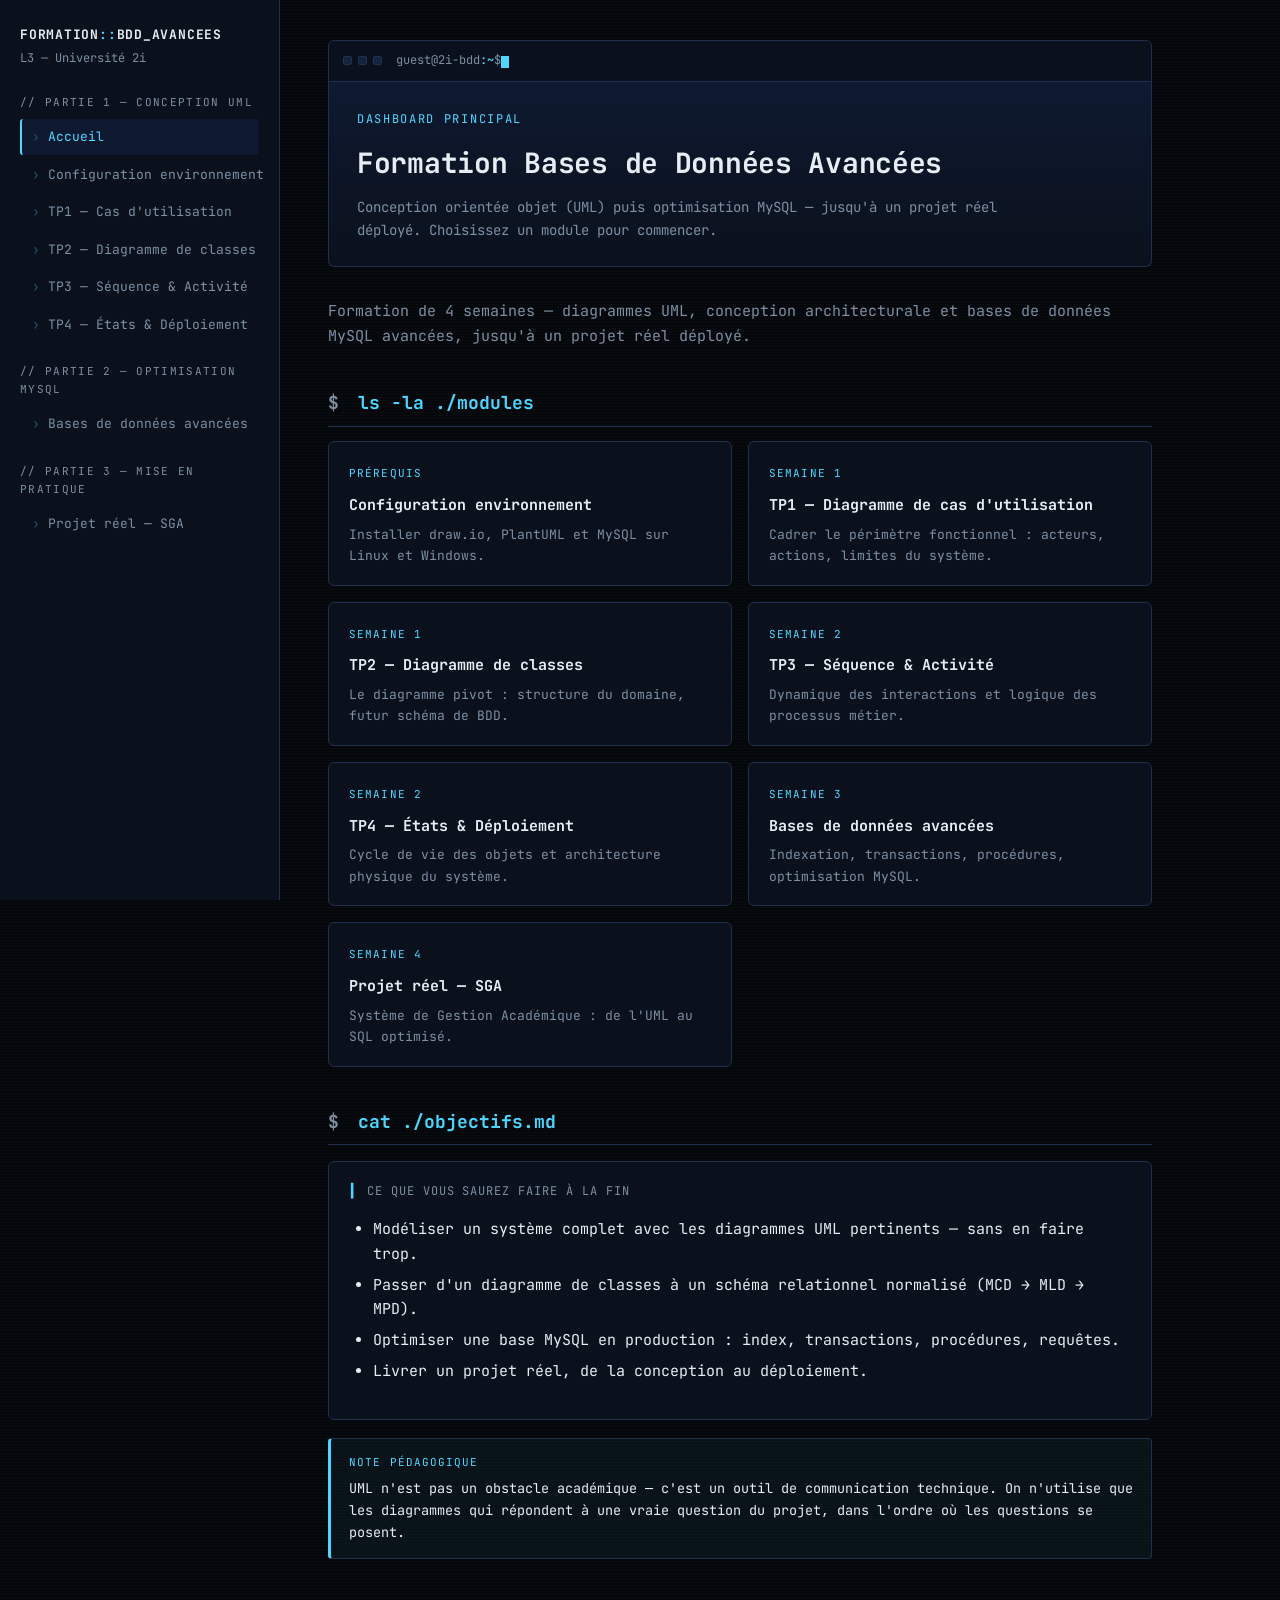
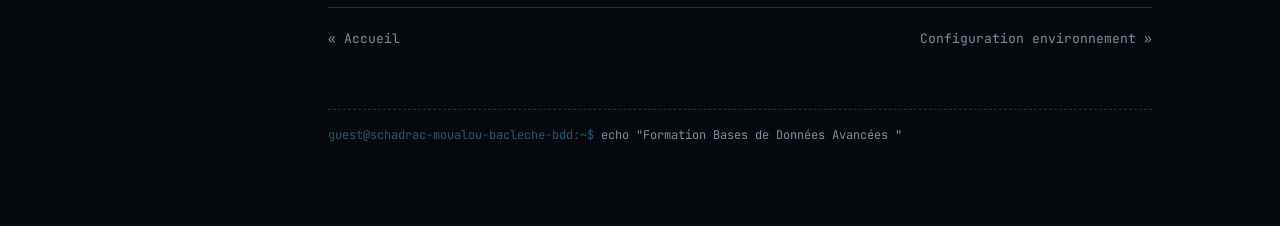
<file: index.html>
<!DOCTYPE html>
<html lang="fr">
<head>
<meta charset="UTF-8">
<meta name="viewport" content="width=device-width, initial-scale=1.0">
<title>Accueil :: Formation BDD Avancées</title>
<meta name="description" content="Formation Bases de Données Avancées — L3 — conception UML et optimisation MySQL.">
<link rel="preconnect" href="https://fonts.googleapis.com">
<link href="https://fonts.googleapis.com/css2?family=JetBrains+Mono:wght@400;500;700&family=IBM+Plex+Mono:wght@400;500&display=swap" rel="stylesheet">
<link rel="stylesheet" href="style.css">
</head>
<body>
<div class="shell">
  <aside class="sidebar">
    <button class="nav-toggle">[ + ] menu du cours</button>
    <div class="nav-body">
      <span class="brand">FORMATION<span class="dot">::</span>BDD_AVANCEES</span>
      <span class="brand-sub">L3 — Université 2i</span>

      <div class="nav-label">// Partie 1 — Conception UML</div>
      <ul class="nav-list">
        <li><a href="index.html" class="active">Accueil</a></li>
        <li><a href="configuration-environnement-bdd.html">Configuration environnement</a></li>
        <li><a href="tp1-uml-cas-utilisation.html">TP1 — Cas d'utilisation</a></li>
        <li><a href="tp2-uml-classes.html">TP2 — Diagramme de classes</a></li>
        <li><a href="tp3-uml-sequence-activite.html">TP3 — Séquence & Activité</a></li>
        <li><a href="tp4-uml-etats-deploiement.html">TP4 — États & Déploiement</a></li>
      </ul>

      <div class="nav-label">// Partie 2 — Optimisation MySQL</div>
      <ul class="nav-list">
        <li><a href="cours-bdd-notions-avancees.html">Bases de données avancées</a></li>
      </ul>

      <div class="nav-label">// Partie 3 — Mise en pratique</div>
      <ul class="nav-list">
        <li><a href="projet-sga.html">Projet réel — SGA</a></li>
      </ul>
    </div>
  </aside>

  <main>
    <div class="termbar">
      <div class="dots"><span></span><span></span><span></span></div>
      <span class="path">guest@2i-bdd<b>:~</b>$<span class="cursor"></span></span>
    </div>
    <header class="page-head">
      <p class="eyebrow">Dashboard principal</p>
      <h1>Formation Bases de Données Avancées</h1>
      <p class="subtitle">Conception orientée objet (UML) puis optimisation MySQL — jusqu'à un projet réel déployé. Choisissez un module pour commencer.</p>
    </header>


    <p class="dim">Formation de 4 semaines — diagrammes UML, conception architecturale et bases de données MySQL avancées, jusqu'à un projet réel déployé.</p>

    <h2><span class="num">$</span> ls -la ./modules</h2>
    <div class="grid-2">
      <a class="card" href="configuration-environnement-bdd.html">
        <span class="tag">Prérequis</span>
        <h3>Configuration environnement</h3>
        <p>Installer draw.io, PlantUML et MySQL sur Linux et Windows.</p>
      </a>
      <a class="card" href="tp1-uml-cas-utilisation.html">
        <span class="tag">Semaine 1</span>
        <h3>TP1 — Diagramme de cas d'utilisation</h3>
        <p>Cadrer le périmètre fonctionnel : acteurs, actions, limites du système.</p>
      </a>
      <a class="card" href="tp2-uml-classes.html">
        <span class="tag">Semaine 1</span>
        <h3>TP2 — Diagramme de classes</h3>
        <p>Le diagramme pivot : structure du domaine, futur schéma de BDD.</p>
      </a>
      <a class="card" href="tp3-uml-sequence-activite.html">
        <span class="tag">Semaine 2</span>
        <h3>TP3 — Séquence &amp; Activité</h3>
        <p>Dynamique des interactions et logique des processus métier.</p>
      </a>
      <a class="card" href="tp4-uml-etats-deploiement.html">
        <span class="tag">Semaine 2</span>
        <h3>TP4 — États &amp; Déploiement</h3>
        <p>Cycle de vie des objets et architecture physique du système.</p>
      </a>
      <a class="card" href="cours-bdd-notions-avancees.html">
        <span class="tag">Semaine 3</span>
        <h3>Bases de données avancées</h3>
        <p>Indexation, transactions, procédures, optimisation MySQL.</p>
      </a>
      <a class="card" href="projet-sga.html">
        <span class="tag">Semaine 4</span>
        <h3>Projet réel — SGA</h3>
        <p>Système de Gestion Académique : de l'UML au SQL optimisé.</p>
      </a>
    </div>

    <h2><span class="num">$</span> cat ./objectifs.md</h2>
    <div class="panel">
      <p class="panel-title">Ce que vous saurez faire à la fin</p>
      <ul>
        <li>Modéliser un système complet avec les diagrammes UML pertinents — sans en faire trop.</li>
        <li>Passer d'un diagramme de classes à un schéma relationnel normalisé (MCD → MLD → MPD).</li>
        <li>Optimiser une base MySQL en production : index, transactions, procédures, requêtes.</li>
        <li>Livrer un projet réel, de la conception au déploiement.</li>
      </ul>
    </div>

    <div class="callout info">
      <span class="label">Note pédagogique</span>
      UML n'est pas un obstacle académique — c'est un outil de communication technique. On n'utilise que les diagrammes qui répondent à une vraie question du projet, dans l'ordre où les questions se posent.
    </div>


    <div class="page-nav">
      <a href="index.html">&laquo; Accueil</a>
      <a class="next" href="configuration-environnement-bdd.html">Configuration environnement &raquo;</a>
    </div>

    <footer class="site-footer">
      <span class="prompt">guest@schadrac-moualou-bacleche-bdd:~$</span> echo "Formation Bases de Données Avancées "
    </footer>
  </main>
</div>
<script src="script.js"></script>
</body>
</html>
</file>
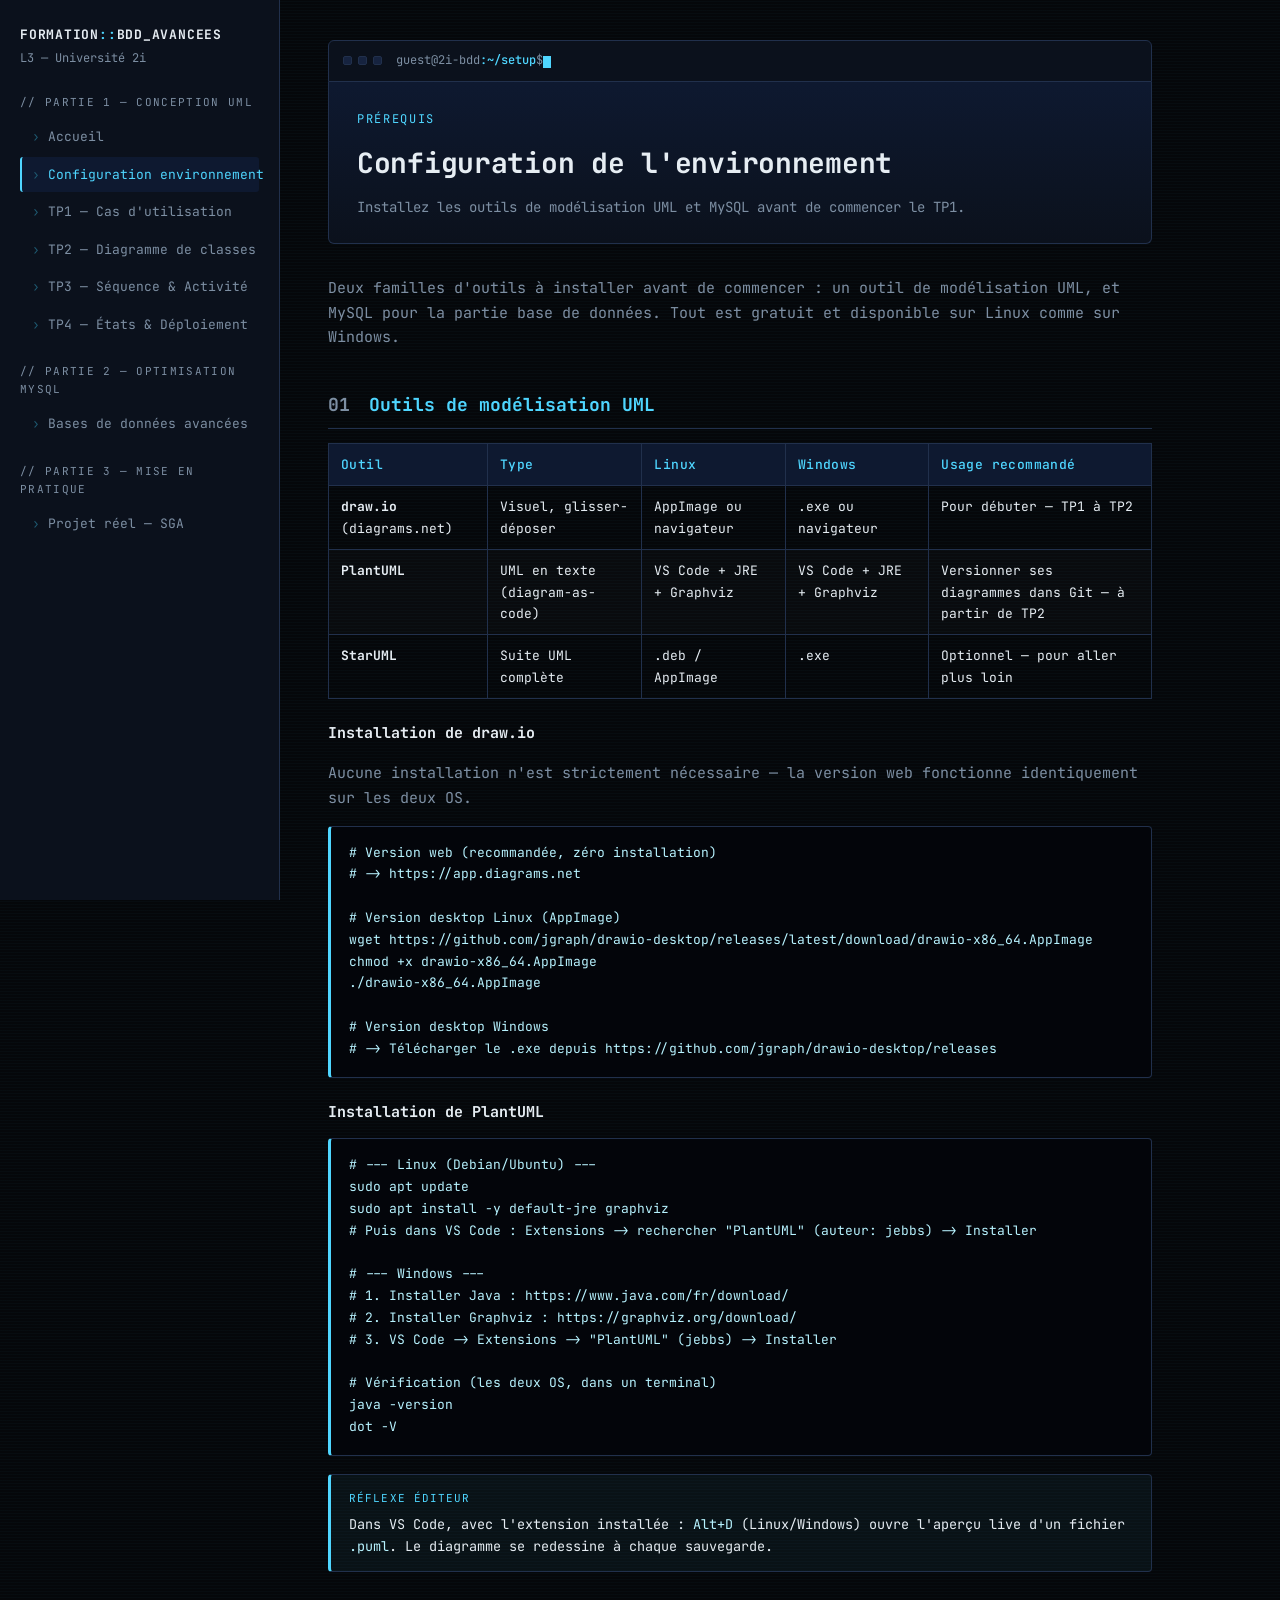
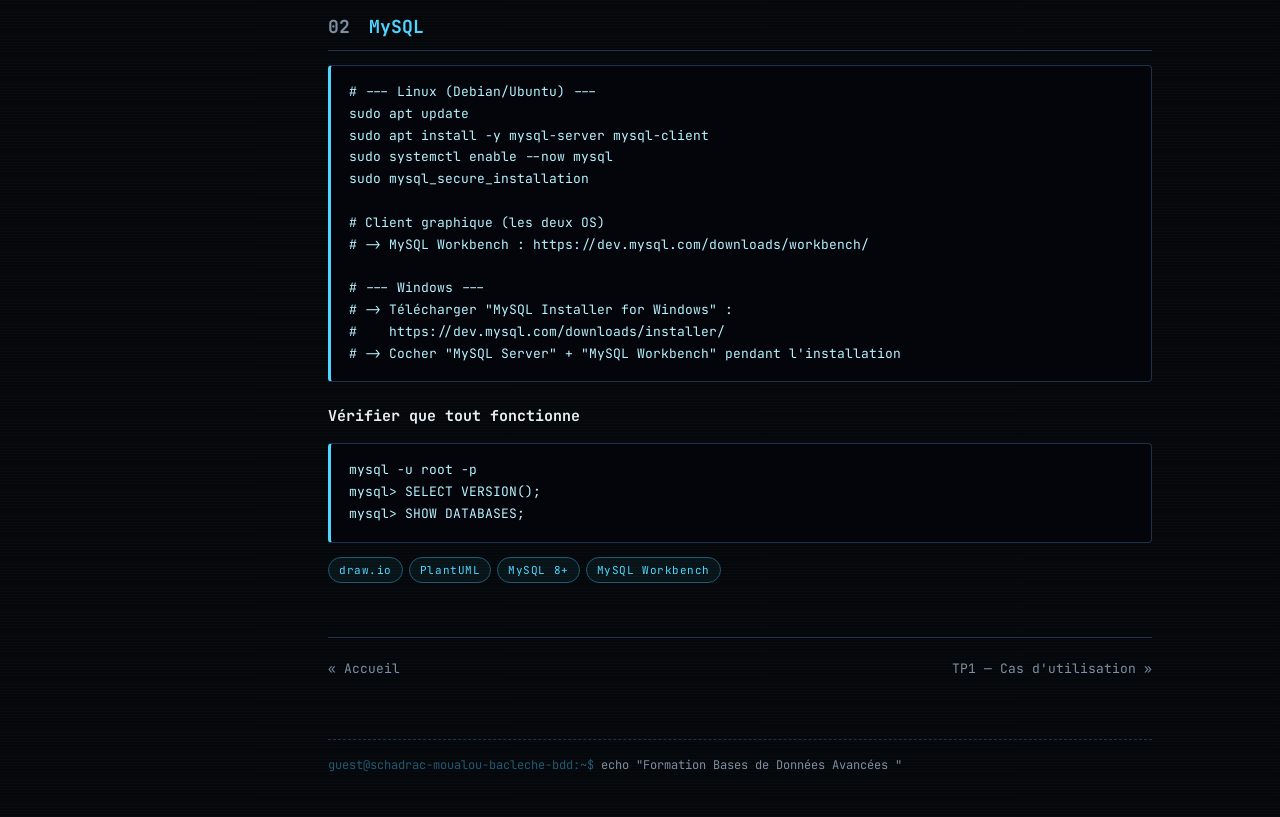
<file: configuration-environnement-bdd.html>
<!DOCTYPE html>
<html lang="fr">
<head>
<meta charset="UTF-8">
<meta name="viewport" content="width=device-width, initial-scale=1.0">
<title>Configuration environnement :: Formation BDD Avancées</title>
<meta name="description" content="Installer les outils nécessaires (draw.io, PlantUML, MySQL) sur Windows comme sur Linux.">
<link rel="preconnect" href="https://fonts.googleapis.com">
<link href="https://fonts.googleapis.com/css2?family=JetBrains+Mono:wght@400;500;700&family=IBM+Plex+Mono:wght@400;500&display=swap" rel="stylesheet">
<link rel="stylesheet" href="style.css">
</head>
<body>
<div class="shell">
  <aside class="sidebar">
    <button class="nav-toggle">[ + ] menu du cours</button>
    <div class="nav-body">
      <span class="brand">FORMATION<span class="dot">::</span>BDD_AVANCEES</span>
      <span class="brand-sub">L3 — Université 2i</span>

      <div class="nav-label">// Partie 1 — Conception UML</div>
      <ul class="nav-list">
        <li><a href="index.html">Accueil</a></li>
        <li><a href="configuration-environnement-bdd.html" class="active">Configuration environnement</a></li>
        <li><a href="tp1-uml-cas-utilisation.html">TP1 — Cas d'utilisation</a></li>
        <li><a href="tp2-uml-classes.html">TP2 — Diagramme de classes</a></li>
        <li><a href="tp3-uml-sequence-activite.html">TP3 — Séquence & Activité</a></li>
        <li><a href="tp4-uml-etats-deploiement.html">TP4 — États & Déploiement</a></li>
      </ul>

      <div class="nav-label">// Partie 2 — Optimisation MySQL</div>
      <ul class="nav-list">
        <li><a href="cours-bdd-notions-avancees.html">Bases de données avancées</a></li>
      </ul>

      <div class="nav-label">// Partie 3 — Mise en pratique</div>
      <ul class="nav-list">
        <li><a href="projet-sga.html">Projet réel — SGA</a></li>
      </ul>
    </div>
  </aside>

  <main>
    <div class="termbar">
      <div class="dots"><span></span><span></span><span></span></div>
      <span class="path">guest@2i-bdd<b>:~/setup</b>$<span class="cursor"></span></span>
    </div>
    <header class="page-head">
      <p class="eyebrow">Prérequis</p>
      <h1>Configuration de l'environnement</h1>
      <p class="subtitle">Installez les outils de modélisation UML et MySQL avant de commencer le TP1.</p>
    </header>


    <p class="dim">Deux familles d'outils à installer avant de commencer : un outil de modélisation UML, et MySQL pour la partie base de données. Tout est gratuit et disponible sur Linux comme sur Windows.</p>

    <h2><span class="num">01</span> Outils de modélisation UML</h2>
    <table>
      <thead>
        <tr><th>Outil</th><th>Type</th><th>Linux</th><th>Windows</th><th>Usage recommandé</th></tr>
      </thead>
      <tbody>
        <tr>
          <td><strong>draw.io</strong> (diagrams.net)</td>
          <td>Visuel, glisser-déposer</td>
          <td>AppImage ou navigateur</td>
          <td>.exe ou navigateur</td>
          <td>Pour débuter — TP1 à TP2</td>
        </tr>
        <tr>
          <td><strong>PlantUML</strong></td>
          <td>UML en texte (diagram-as-code)</td>
          <td>VS Code + JRE + Graphviz</td>
          <td>VS Code + JRE + Graphviz</td>
          <td>Versionner ses diagrammes dans Git — à partir de TP2</td>
        </tr>
        <tr>
          <td><strong>StarUML</strong></td>
          <td>Suite UML complète</td>
          <td>.deb / AppImage</td>
          <td>.exe</td>
          <td>Optionnel — pour aller plus loin</td>
        </tr>
      </tbody>
    </table>

    <h3>Installation de draw.io</h3>
    <p class="dim">Aucune installation n'est strictement nécessaire — la version web fonctionne identiquement sur les deux OS.</p>
    <pre><code># Version web (recommandée, zéro installation)
# -> https://app.diagrams.net

# Version desktop Linux (AppImage)
wget https://github.com/jgraph/drawio-desktop/releases/latest/download/drawio-x86_64.AppImage
chmod +x drawio-x86_64.AppImage
./drawio-x86_64.AppImage

# Version desktop Windows
# -> Télécharger le .exe depuis https://github.com/jgraph/drawio-desktop/releases</code></pre>

    <h3>Installation de PlantUML</h3>
    <pre><code># --- Linux (Debian/Ubuntu) ---
sudo apt update
sudo apt install -y default-jre graphviz
# Puis dans VS Code : Extensions -> rechercher "PlantUML" (auteur: jebbs) -> Installer

# --- Windows ---
# 1. Installer Java : https://www.java.com/fr/download/
# 2. Installer Graphviz : https://graphviz.org/download/
# 3. VS Code -> Extensions -> "PlantUML" (jebbs) -> Installer

# Vérification (les deux OS, dans un terminal)
java -version
dot -V</code></pre>

    <div class="callout info">
      <span class="label">Réflexe éditeur</span>
      Dans VS Code, avec l'extension installée : <code>Alt+D</code> (Linux/Windows) ouvre l'aperçu live d'un fichier <code>.puml</code>. Le diagramme se redessine à chaque sauvegarde.
    </div>

    <h2><span class="num">02</span> MySQL</h2>
    <pre><code># --- Linux (Debian/Ubuntu) ---
sudo apt update
sudo apt install -y mysql-server mysql-client
sudo systemctl enable --now mysql
sudo mysql_secure_installation

# Client graphique (les deux OS)
# -> MySQL Workbench : https://dev.mysql.com/downloads/workbench/

# --- Windows ---
# -> Télécharger "MySQL Installer for Windows" :
#    https://dev.mysql.com/downloads/installer/
# -> Cocher "MySQL Server" + "MySQL Workbench" pendant l'installation</code></pre>

    <h3>Vérifier que tout fonctionne</h3>
    <pre><code>mysql -u root -p
mysql&gt; SELECT VERSION();
mysql&gt; SHOW DATABASES;</code></pre>

    <p class="pill">draw.io</p><p class="pill" style="display:inline-block">PlantUML</p><p class="pill" style="display:inline-block">MySQL 8+</p><p class="pill" style="display:inline-block">MySQL Workbench</p>


    <div class="page-nav">
      <a href="index.html">&laquo; Accueil</a>
      <a class="next" href="tp1-uml-cas-utilisation.html">TP1 — Cas d'utilisation &raquo;</a>
    </div>

    <footer class="site-footer">
      <span class="prompt">guest@schadrac-moualou-bacleche-bdd:~$</span> echo "Formation Bases de Données Avancées "
    </footer>
  </main>
</div>
<script src="script.js"></script>
</body>
</html>
</file>
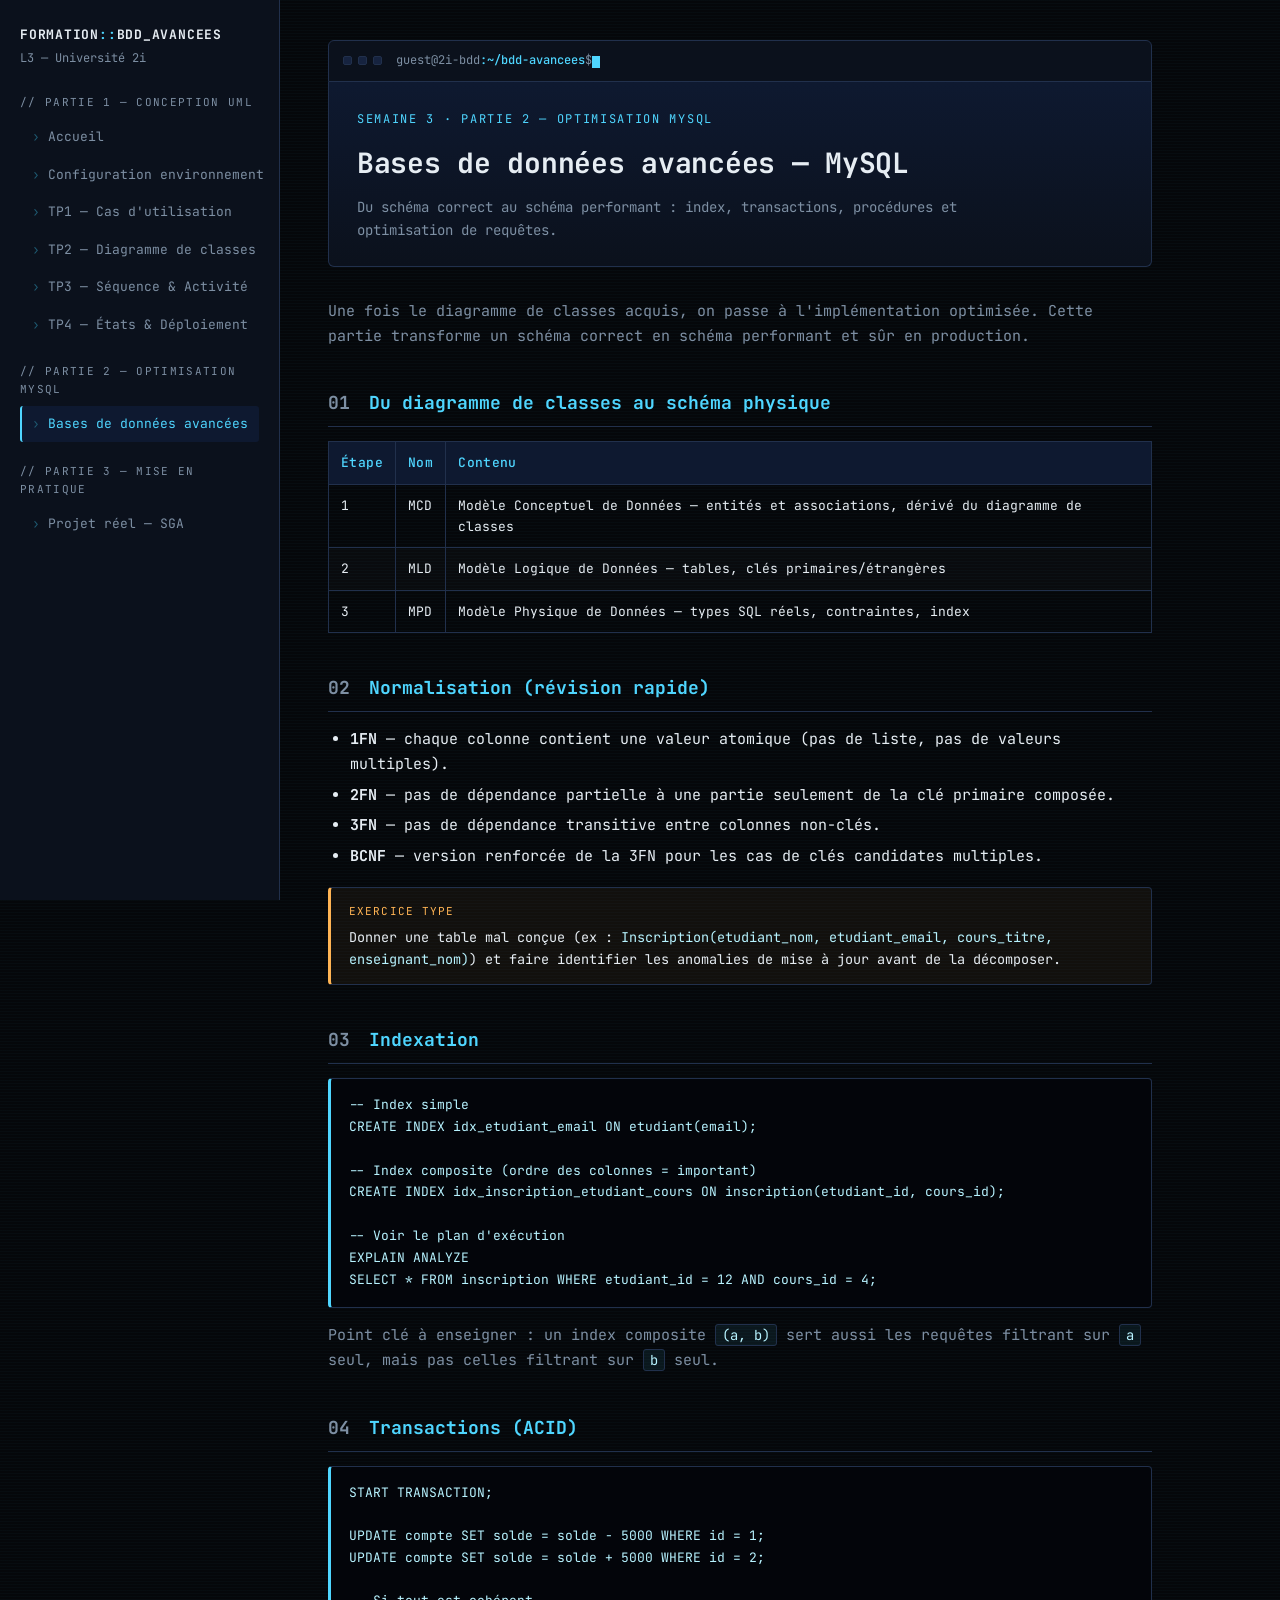
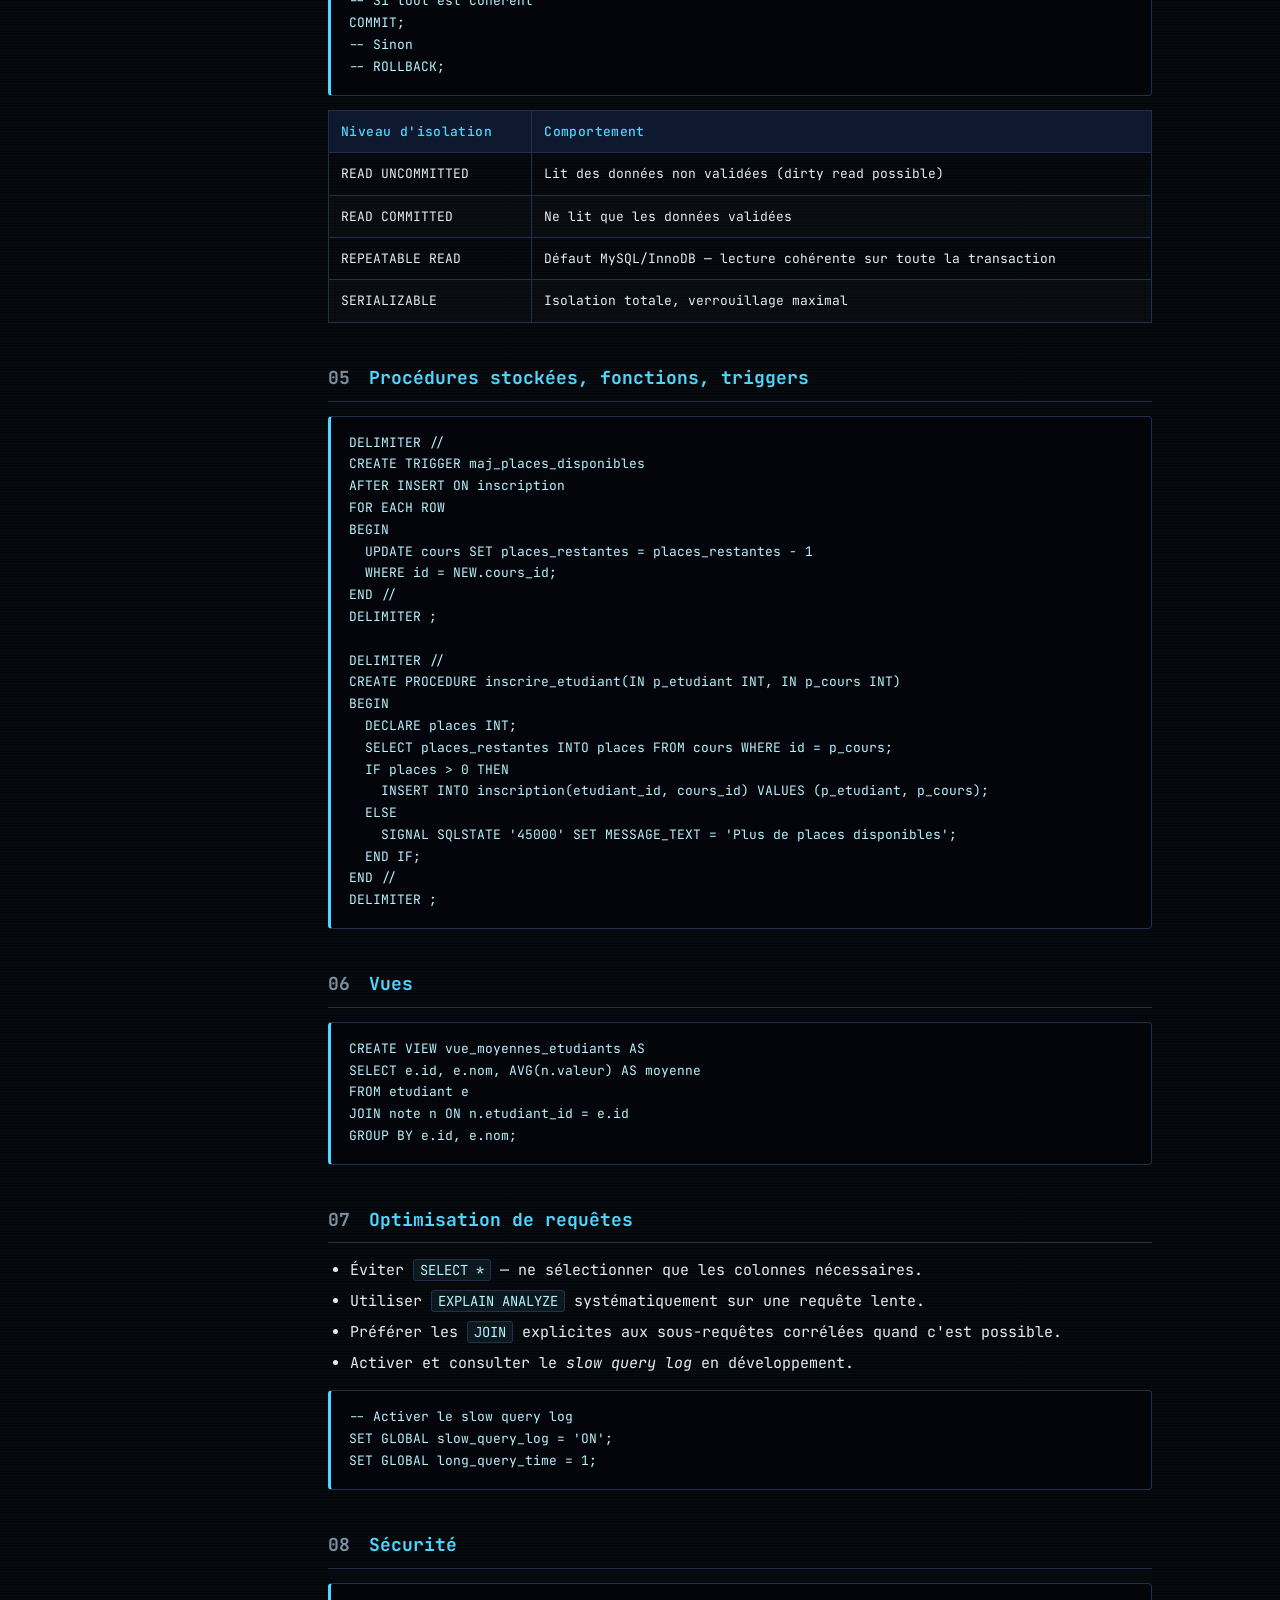
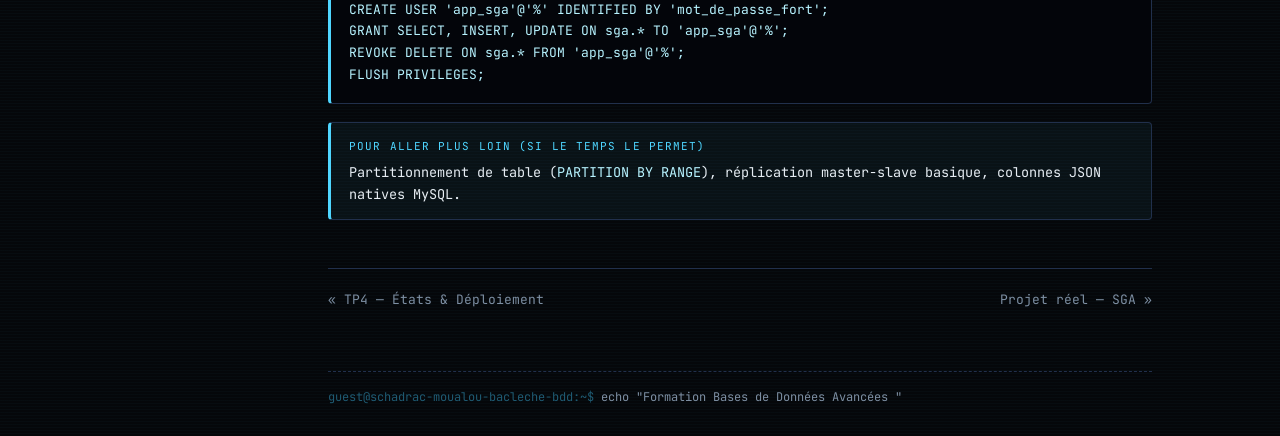
<file: cours-bdd-notions-avancees.html>
<!DOCTYPE html>
<html lang="fr">
<head>
<meta charset="UTF-8">
<meta name="viewport" content="width=device-width, initial-scale=1.0">
<title>Bases de données avancées :: Formation BDD Avancées</title>
<meta name="description" content="Normalisation, indexation, transactions, procédures, triggers, optimisation et sécurité MySQL.">
<link rel="preconnect" href="https://fonts.googleapis.com">
<link href="https://fonts.googleapis.com/css2?family=JetBrains+Mono:wght@400;500;700&family=IBM+Plex+Mono:wght@400;500&display=swap" rel="stylesheet">
<link rel="stylesheet" href="style.css">
</head>
<body>
<div class="shell">
  <aside class="sidebar">
    <button class="nav-toggle">[ + ] menu du cours</button>
    <div class="nav-body">
      <span class="brand">FORMATION<span class="dot">::</span>BDD_AVANCEES</span>
      <span class="brand-sub">L3 — Université 2i</span>

      <div class="nav-label">// Partie 1 — Conception UML</div>
      <ul class="nav-list">
        <li><a href="index.html">Accueil</a></li>
        <li><a href="configuration-environnement-bdd.html">Configuration environnement</a></li>
        <li><a href="tp1-uml-cas-utilisation.html">TP1 — Cas d'utilisation</a></li>
        <li><a href="tp2-uml-classes.html">TP2 — Diagramme de classes</a></li>
        <li><a href="tp3-uml-sequence-activite.html">TP3 — Séquence & Activité</a></li>
        <li><a href="tp4-uml-etats-deploiement.html">TP4 — États & Déploiement</a></li>
      </ul>

      <div class="nav-label">// Partie 2 — Optimisation MySQL</div>
      <ul class="nav-list">
        <li><a href="cours-bdd-notions-avancees.html" class="active">Bases de données avancées</a></li>
      </ul>

      <div class="nav-label">// Partie 3 — Mise en pratique</div>
      <ul class="nav-list">
        <li><a href="projet-sga.html">Projet réel — SGA</a></li>
      </ul>
    </div>
  </aside>

  <main>
    <div class="termbar">
      <div class="dots"><span></span><span></span><span></span></div>
      <span class="path">guest@2i-bdd<b>:~/bdd-avancees</b>$<span class="cursor"></span></span>
    </div>
    <header class="page-head">
      <p class="eyebrow">Semaine 3 · Partie 2 — Optimisation MySQL</p>
      <h1>Bases de données avancées — MySQL</h1>
      <p class="subtitle">Du schéma correct au schéma performant : index, transactions, procédures et optimisation de requêtes.</p>
    </header>


    <p class="dim">Une fois le diagramme de classes acquis, on passe à l'implémentation optimisée. Cette partie transforme un schéma correct en schéma performant et sûr en production.</p>

    <h2><span class="num">01</span> Du diagramme de classes au schéma physique</h2>
    <table>
      <thead><tr><th>Étape</th><th>Nom</th><th>Contenu</th></tr></thead>
      <tbody>
        <tr><td>1</td><td>MCD</td><td>Modèle Conceptuel de Données — entités et associations, dérivé du diagramme de classes</td></tr>
        <tr><td>2</td><td>MLD</td><td>Modèle Logique de Données — tables, clés primaires/étrangères</td></tr>
        <tr><td>3</td><td>MPD</td><td>Modèle Physique de Données — types SQL réels, contraintes, index</td></tr>
      </tbody>
    </table>

    <h2><span class="num">02</span> Normalisation (révision rapide)</h2>
    <ul>
      <li><strong>1FN</strong> — chaque colonne contient une valeur atomique (pas de liste, pas de valeurs multiples).</li>
      <li><strong>2FN</strong> — pas de dépendance partielle à une partie seulement de la clé primaire composée.</li>
      <li><strong>3FN</strong> — pas de dépendance transitive entre colonnes non-clés.</li>
      <li><strong>BCNF</strong> — version renforcée de la 3FN pour les cas de clés candidates multiples.</li>
    </ul>
    <div class="callout">
      <span class="label">Exercice type</span>
      Donner une table mal conçue (ex : <code>Inscription(etudiant_nom, etudiant_email, cours_titre, enseignant_nom)</code>) et faire identifier les anomalies de mise à jour avant de la décomposer.
    </div>

    <h2><span class="num">03</span> Indexation</h2>
    <pre><code>-- Index simple
CREATE INDEX idx_etudiant_email ON etudiant(email);

-- Index composite (ordre des colonnes = important)
CREATE INDEX idx_inscription_etudiant_cours ON inscription(etudiant_id, cours_id);

-- Voir le plan d'exécution
EXPLAIN ANALYZE
SELECT * FROM inscription WHERE etudiant_id = 12 AND cours_id = 4;</code></pre>
    <p class="dim">Point clé à enseigner : un index composite <code>(a, b)</code> sert aussi les requêtes filtrant sur <code>a</code> seul, mais pas celles filtrant sur <code>b</code> seul.</p>

    <h2><span class="num">04</span> Transactions (ACID)</h2>
    <pre><code>START TRANSACTION;

UPDATE compte SET solde = solde - 5000 WHERE id = 1;
UPDATE compte SET solde = solde + 5000 WHERE id = 2;

-- Si tout est cohérent
COMMIT;
-- Sinon
-- ROLLBACK;</code></pre>
    <table>
      <thead><tr><th>Niveau d'isolation</th><th>Comportement</th></tr></thead>
      <tbody>
        <tr><td>READ UNCOMMITTED</td><td>Lit des données non validées (dirty read possible)</td></tr>
        <tr><td>READ COMMITTED</td><td>Ne lit que les données validées</td></tr>
        <tr><td>REPEATABLE READ</td><td>Défaut MySQL/InnoDB — lecture cohérente sur toute la transaction</td></tr>
        <tr><td>SERIALIZABLE</td><td>Isolation totale, verrouillage maximal</td></tr>
      </tbody>
    </table>

    <h2><span class="num">05</span> Procédures stockées, fonctions, triggers</h2>
    <pre><code>DELIMITER //
CREATE TRIGGER maj_places_disponibles
AFTER INSERT ON inscription
FOR EACH ROW
BEGIN
  UPDATE cours SET places_restantes = places_restantes - 1
  WHERE id = NEW.cours_id;
END //
DELIMITER ;

DELIMITER //
CREATE PROCEDURE inscrire_etudiant(IN p_etudiant INT, IN p_cours INT)
BEGIN
  DECLARE places INT;
  SELECT places_restantes INTO places FROM cours WHERE id = p_cours;
  IF places > 0 THEN
    INSERT INTO inscription(etudiant_id, cours_id) VALUES (p_etudiant, p_cours);
  ELSE
    SIGNAL SQLSTATE '45000' SET MESSAGE_TEXT = 'Plus de places disponibles';
  END IF;
END //
DELIMITER ;</code></pre>

    <h2><span class="num">06</span> Vues</h2>
    <pre><code>CREATE VIEW vue_moyennes_etudiants AS
SELECT e.id, e.nom, AVG(n.valeur) AS moyenne
FROM etudiant e
JOIN note n ON n.etudiant_id = e.id
GROUP BY e.id, e.nom;</code></pre>

    <h2><span class="num">07</span> Optimisation de requêtes</h2>
    <ul>
      <li>Éviter <code>SELECT *</code> — ne sélectionner que les colonnes nécessaires.</li>
      <li>Utiliser <code>EXPLAIN ANALYZE</code> systématiquement sur une requête lente.</li>
      <li>Préférer les <code>JOIN</code> explicites aux sous-requêtes corrélées quand c'est possible.</li>
      <li>Activer et consulter le <em>slow query log</em> en développement.</li>
    </ul>
    <pre><code>-- Activer le slow query log
SET GLOBAL slow_query_log = 'ON';
SET GLOBAL long_query_time = 1;</code></pre>

    <h2><span class="num">08</span> Sécurité</h2>
    <pre><code>CREATE USER 'app_sga'@'%' IDENTIFIED BY 'mot_de_passe_fort';
GRANT SELECT, INSERT, UPDATE ON sga.* TO 'app_sga'@'%';
REVOKE DELETE ON sga.* FROM 'app_sga'@'%';
FLUSH PRIVILEGES;</code></pre>

    <div class="callout info">
      <span class="label">Pour aller plus loin (si le temps le permet)</span>
      Partitionnement de table (<code>PARTITION BY RANGE</code>), réplication master-slave basique, colonnes JSON natives MySQL.
    </div>


    <div class="page-nav">
      <a href="tp4-uml-etats-deploiement.html">&laquo; TP4 — États & Déploiement</a>
      <a class="next" href="projet-sga.html">Projet réel — SGA &raquo;</a>
    </div>

    <footer class="site-footer">
      <span class="prompt">guest@schadrac-moualou-bacleche-bdd:~$</span> echo "Formation Bases de Données Avancées "
    </footer>
  </main>
</div>
<script src="script.js"></script>
</body>
</html>
</file>
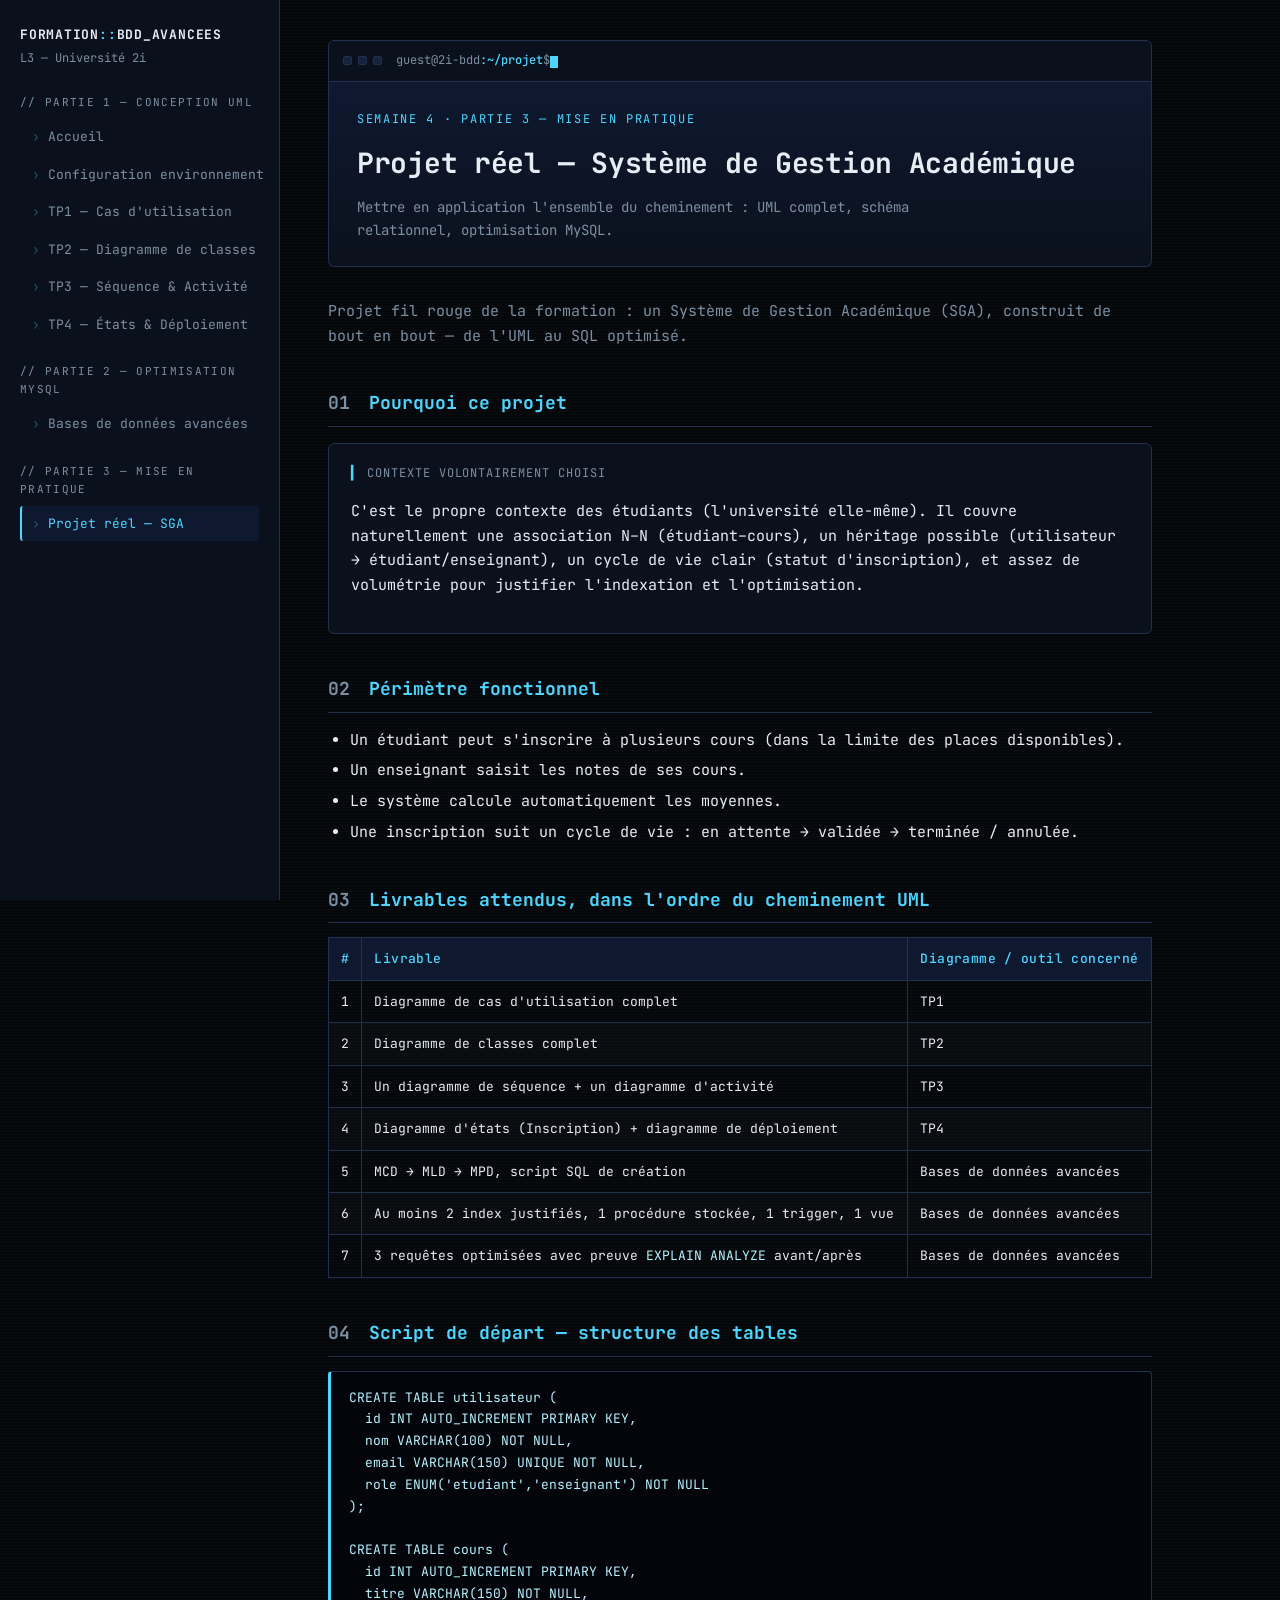
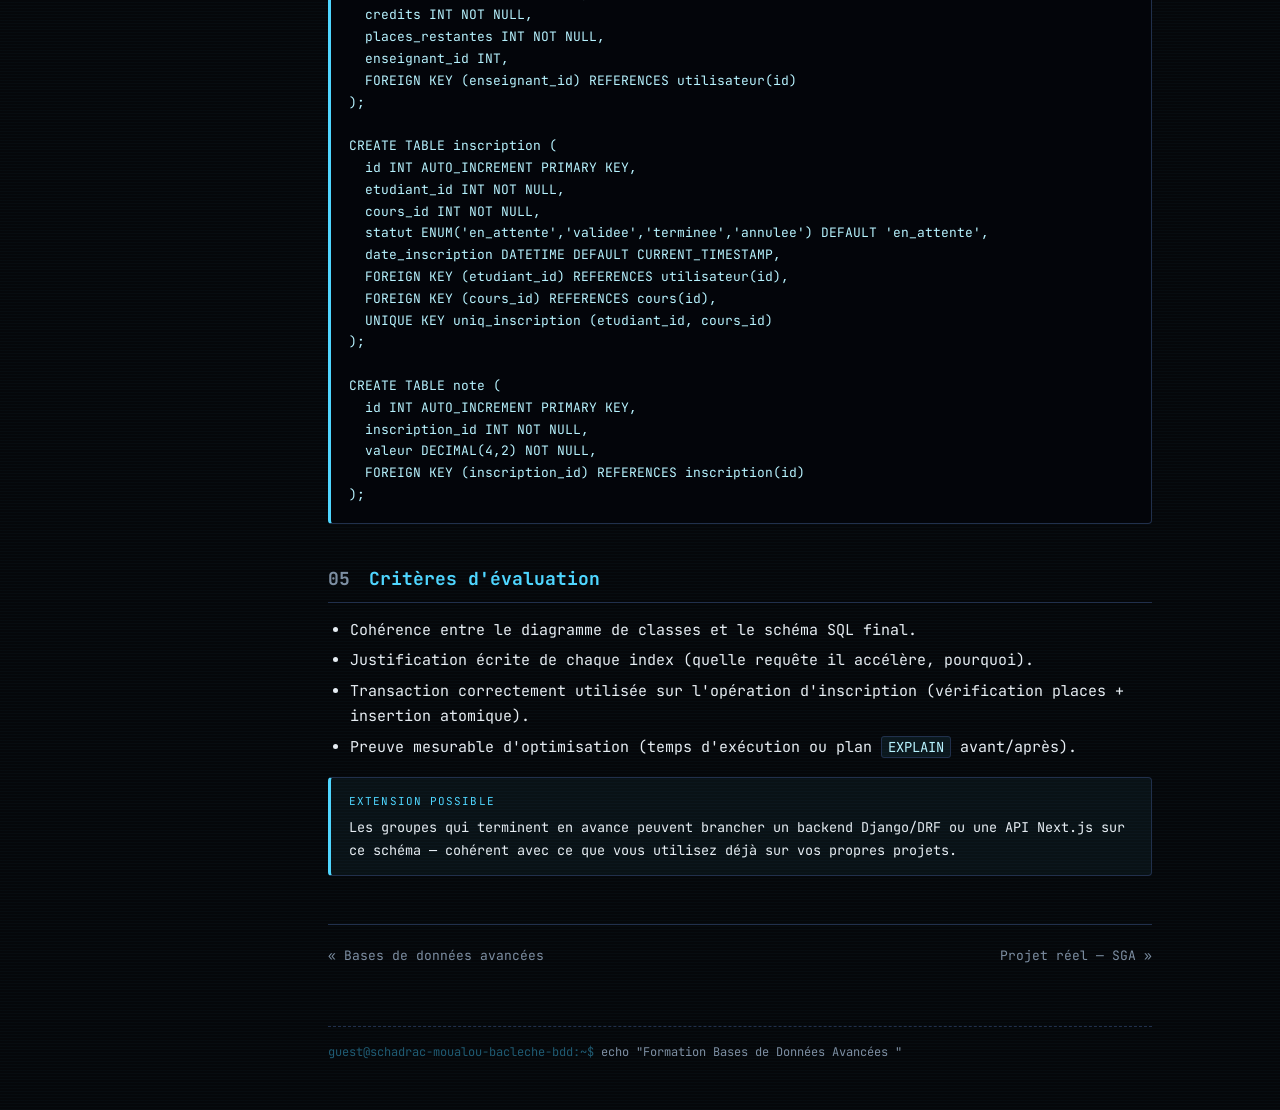
<file: projet-sga.html>
<!DOCTYPE html>
<html lang="fr">
<head>
<meta charset="UTF-8">
<meta name="viewport" content="width=device-width, initial-scale=1.0">
<title>Projet réel — SGA :: Formation BDD Avancées</title>
<meta name="description" content="Projet fil rouge : Système de Gestion Académique, de l'UML au SQL optimisé.">
<link rel="preconnect" href="https://fonts.googleapis.com">
<link href="https://fonts.googleapis.com/css2?family=JetBrains+Mono:wght@400;500;700&family=IBM+Plex+Mono:wght@400;500&display=swap" rel="stylesheet">
<link rel="stylesheet" href="style.css">
</head>
<body>
<div class="shell">
  <aside class="sidebar">
    <button class="nav-toggle">[ + ] menu du cours</button>
    <div class="nav-body">
      <span class="brand">FORMATION<span class="dot">::</span>BDD_AVANCEES</span>
      <span class="brand-sub">L3 — Université 2i</span>

      <div class="nav-label">// Partie 1 — Conception UML</div>
      <ul class="nav-list">
        <li><a href="index.html">Accueil</a></li>
        <li><a href="configuration-environnement-bdd.html">Configuration environnement</a></li>
        <li><a href="tp1-uml-cas-utilisation.html">TP1 — Cas d'utilisation</a></li>
        <li><a href="tp2-uml-classes.html">TP2 — Diagramme de classes</a></li>
        <li><a href="tp3-uml-sequence-activite.html">TP3 — Séquence & Activité</a></li>
        <li><a href="tp4-uml-etats-deploiement.html">TP4 — États & Déploiement</a></li>
      </ul>

      <div class="nav-label">// Partie 2 — Optimisation MySQL</div>
      <ul class="nav-list">
        <li><a href="cours-bdd-notions-avancees.html">Bases de données avancées</a></li>
      </ul>

      <div class="nav-label">// Partie 3 — Mise en pratique</div>
      <ul class="nav-list">
        <li><a href="projet-sga.html" class="active">Projet réel — SGA</a></li>
      </ul>
    </div>
  </aside>

  <main>
    <div class="termbar">
      <div class="dots"><span></span><span></span><span></span></div>
      <span class="path">guest@2i-bdd<b>:~/projet</b>$<span class="cursor"></span></span>
    </div>
    <header class="page-head">
      <p class="eyebrow">Semaine 4 · Partie 3 — Mise en pratique</p>
      <h1>Projet réel — Système de Gestion Académique</h1>
      <p class="subtitle">Mettre en application l'ensemble du cheminement : UML complet, schéma relationnel, optimisation MySQL.</p>
    </header>


    <p class="dim">Projet fil rouge de la formation : un Système de Gestion Académique (SGA), construit de bout en bout — de l'UML au SQL optimisé.</p>

    <h2><span class="num">01</span> Pourquoi ce projet</h2>
    <div class="panel">
      <p class="panel-title">Contexte volontairement choisi</p>
      <p>C'est le propre contexte des étudiants (l'université elle-même). Il couvre naturellement une association N–N (étudiant–cours), un héritage possible (utilisateur → étudiant/enseignant), un cycle de vie clair (statut d'inscription), et assez de volumétrie pour justifier l'indexation et l'optimisation.</p>
    </div>

    <h2><span class="num">02</span> Périmètre fonctionnel</h2>
    <ul>
      <li>Un étudiant peut s'inscrire à plusieurs cours (dans la limite des places disponibles).</li>
      <li>Un enseignant saisit les notes de ses cours.</li>
      <li>Le système calcule automatiquement les moyennes.</li>
      <li>Une inscription suit un cycle de vie : en attente → validée → terminée / annulée.</li>
    </ul>

    <h2><span class="num">03</span> Livrables attendus, dans l'ordre du cheminement UML</h2>
    <table>
      <thead><tr><th>#</th><th>Livrable</th><th>Diagramme / outil concerné</th></tr></thead>
      <tbody>
        <tr><td>1</td><td>Diagramme de cas d'utilisation complet</td><td>TP1</td></tr>
        <tr><td>2</td><td>Diagramme de classes complet</td><td>TP2</td></tr>
        <tr><td>3</td><td>Un diagramme de séquence + un diagramme d'activité</td><td>TP3</td></tr>
        <tr><td>4</td><td>Diagramme d'états (Inscription) + diagramme de déploiement</td><td>TP4</td></tr>
        <tr><td>5</td><td>MCD → MLD → MPD, script SQL de création</td><td>Bases de données avancées</td></tr>
        <tr><td>6</td><td>Au moins 2 index justifiés, 1 procédure stockée, 1 trigger, 1 vue</td><td>Bases de données avancées</td></tr>
        <tr><td>7</td><td>3 requêtes optimisées avec preuve <code>EXPLAIN ANALYZE</code> avant/après</td><td>Bases de données avancées</td></tr>
      </tbody>
    </table>

    <h2><span class="num">04</span> Script de départ — structure des tables</h2>
    <pre><code>CREATE TABLE utilisateur (
  id INT AUTO_INCREMENT PRIMARY KEY,
  nom VARCHAR(100) NOT NULL,
  email VARCHAR(150) UNIQUE NOT NULL,
  role ENUM('etudiant','enseignant') NOT NULL
);

CREATE TABLE cours (
  id INT AUTO_INCREMENT PRIMARY KEY,
  titre VARCHAR(150) NOT NULL,
  credits INT NOT NULL,
  places_restantes INT NOT NULL,
  enseignant_id INT,
  FOREIGN KEY (enseignant_id) REFERENCES utilisateur(id)
);

CREATE TABLE inscription (
  id INT AUTO_INCREMENT PRIMARY KEY,
  etudiant_id INT NOT NULL,
  cours_id INT NOT NULL,
  statut ENUM('en_attente','validee','terminee','annulee') DEFAULT 'en_attente',
  date_inscription DATETIME DEFAULT CURRENT_TIMESTAMP,
  FOREIGN KEY (etudiant_id) REFERENCES utilisateur(id),
  FOREIGN KEY (cours_id) REFERENCES cours(id),
  UNIQUE KEY uniq_inscription (etudiant_id, cours_id)
);

CREATE TABLE note (
  id INT AUTO_INCREMENT PRIMARY KEY,
  inscription_id INT NOT NULL,
  valeur DECIMAL(4,2) NOT NULL,
  FOREIGN KEY (inscription_id) REFERENCES inscription(id)
);</code></pre>

    <h2><span class="num">05</span> Critères d'évaluation</h2>
    <ul>
      <li>Cohérence entre le diagramme de classes et le schéma SQL final.</li>
      <li>Justification écrite de chaque index (quelle requête il accélère, pourquoi).</li>
      <li>Transaction correctement utilisée sur l'opération d'inscription (vérification places + insertion atomique).</li>
      <li>Preuve mesurable d'optimisation (temps d'exécution ou plan <code>EXPLAIN</code> avant/après).</li>
    </ul>

    <div class="callout info">
      <span class="label">Extension possible</span>
      Les groupes qui terminent en avance peuvent brancher un backend Django/DRF ou une API Next.js sur ce schéma — cohérent avec ce que vous utilisez déjà sur vos propres projets.
    </div>


    <div class="page-nav">
      <a href="cours-bdd-notions-avancees.html">&laquo; Bases de données avancées</a>
      <a class="next" href="projet-sga.html">Projet réel — SGA &raquo;</a>
    </div>

    <footer class="site-footer">
      <span class="prompt">guest@schadrac-moualou-bacleche-bdd:~$</span> echo "Formation Bases de Données Avancées "
    </footer>
  </main>
</div>
<script src="script.js"></script>
</body>
</html>
</file>
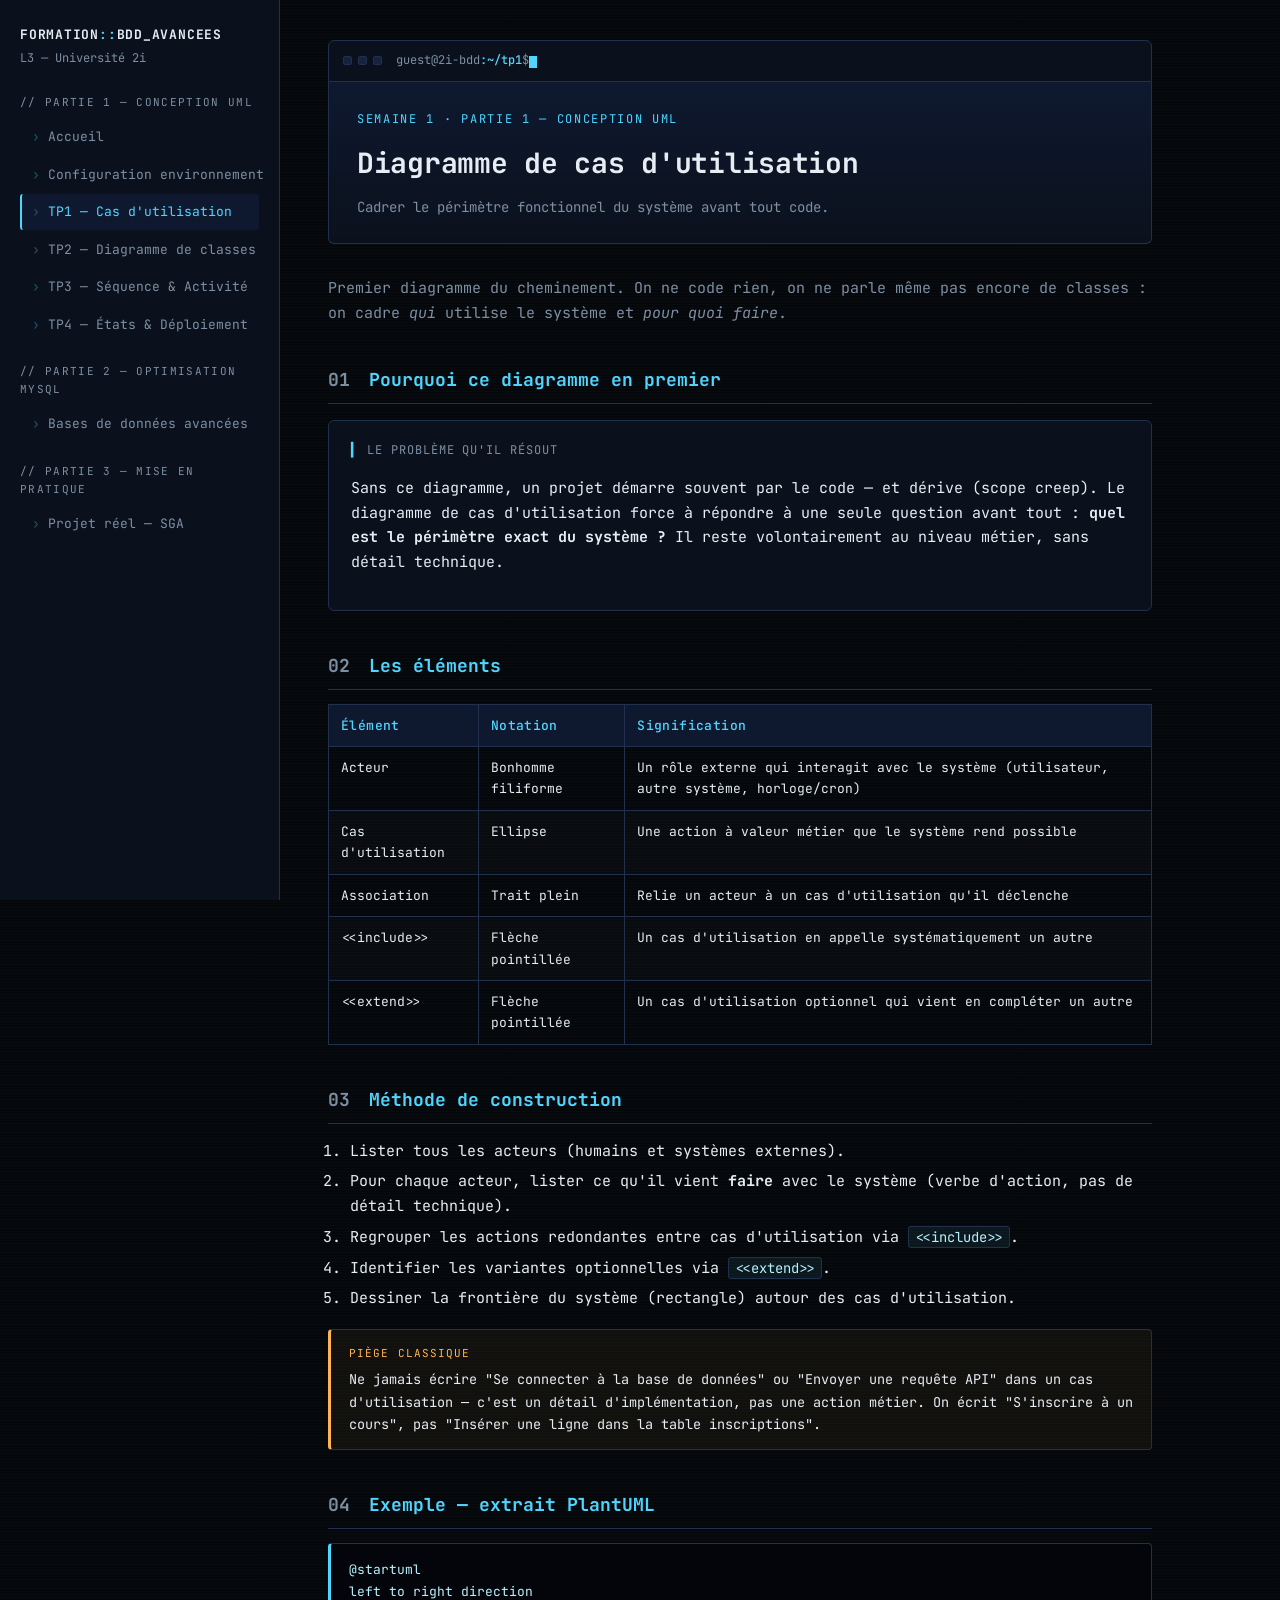
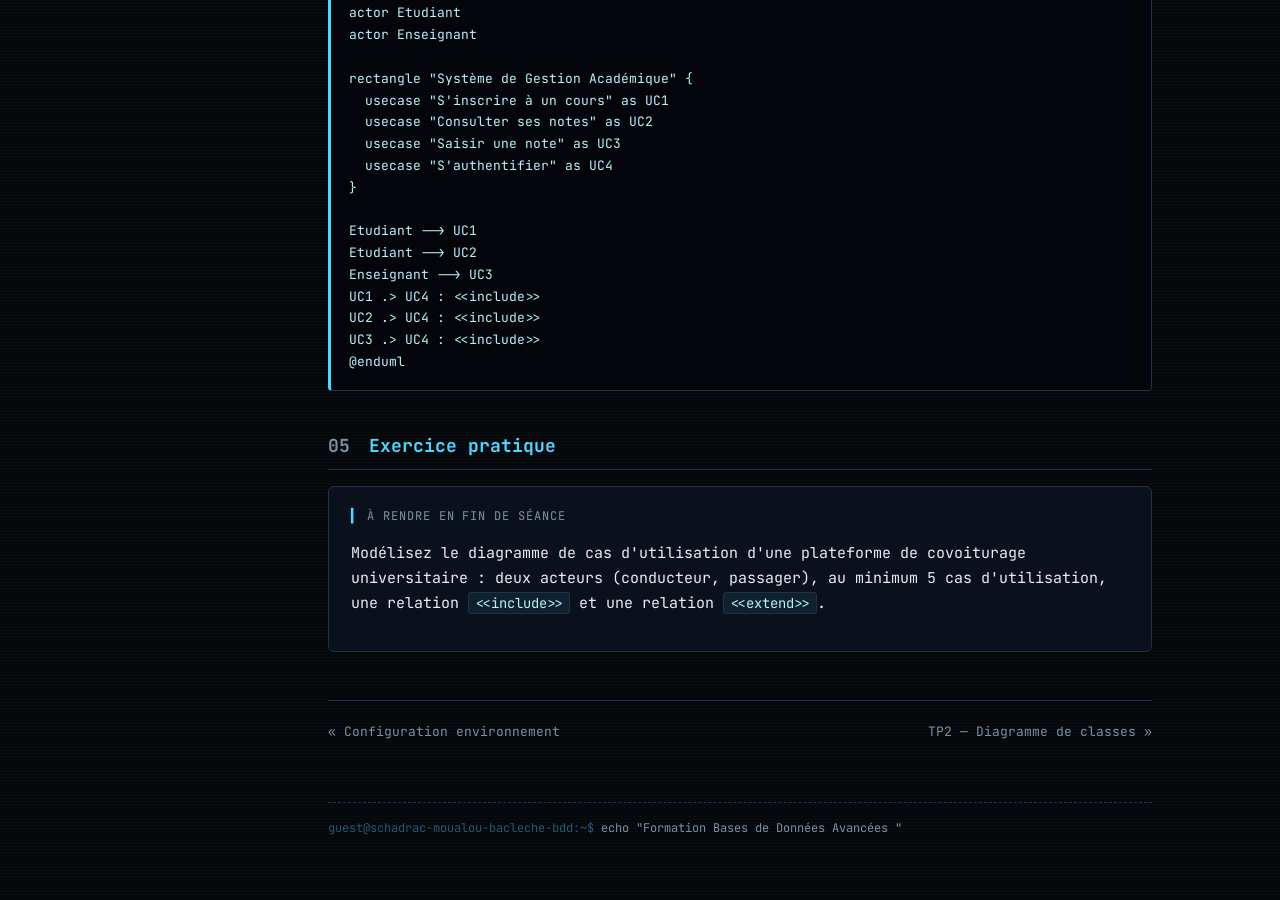
<file: tp1-uml-cas-utilisation.html>
<!DOCTYPE html>
<html lang="fr">
<head>
<meta charset="UTF-8">
<meta name="viewport" content="width=device-width, initial-scale=1.0">
<title>TP1 — Cas d'utilisation :: Formation BDD Avancées</title>
<meta name="description" content="Diagramme de cas d'utilisation : acteurs, actions, include/extend, méthode et exercice.">
<link rel="preconnect" href="https://fonts.googleapis.com">
<link href="https://fonts.googleapis.com/css2?family=JetBrains+Mono:wght@400;500;700&family=IBM+Plex+Mono:wght@400;500&display=swap" rel="stylesheet">
<link rel="stylesheet" href="style.css">
</head>
<body>
<div class="shell">
  <aside class="sidebar">
    <button class="nav-toggle">[ + ] menu du cours</button>
    <div class="nav-body">
      <span class="brand">FORMATION<span class="dot">::</span>BDD_AVANCEES</span>
      <span class="brand-sub">L3 — Université 2i</span>

      <div class="nav-label">// Partie 1 — Conception UML</div>
      <ul class="nav-list">
        <li><a href="index.html">Accueil</a></li>
        <li><a href="configuration-environnement-bdd.html">Configuration environnement</a></li>
        <li><a href="tp1-uml-cas-utilisation.html" class="active">TP1 — Cas d'utilisation</a></li>
        <li><a href="tp2-uml-classes.html">TP2 — Diagramme de classes</a></li>
        <li><a href="tp3-uml-sequence-activite.html">TP3 — Séquence & Activité</a></li>
        <li><a href="tp4-uml-etats-deploiement.html">TP4 — États & Déploiement</a></li>
      </ul>

      <div class="nav-label">// Partie 2 — Optimisation MySQL</div>
      <ul class="nav-list">
        <li><a href="cours-bdd-notions-avancees.html">Bases de données avancées</a></li>
      </ul>

      <div class="nav-label">// Partie 3 — Mise en pratique</div>
      <ul class="nav-list">
        <li><a href="projet-sga.html">Projet réel — SGA</a></li>
      </ul>
    </div>
  </aside>

  <main>
    <div class="termbar">
      <div class="dots"><span></span><span></span><span></span></div>
      <span class="path">guest@2i-bdd<b>:~/tp1</b>$<span class="cursor"></span></span>
    </div>
    <header class="page-head">
      <p class="eyebrow">Semaine 1 · Partie 1 — Conception UML</p>
      <h1>Diagramme de cas d'utilisation</h1>
      <p class="subtitle">Cadrer le périmètre fonctionnel du système avant tout code.</p>
    </header>


    <p class="dim">Premier diagramme du cheminement. On ne code rien, on ne parle même pas encore de classes : on cadre <em>qui</em> utilise le système et <em>pour quoi faire</em>.</p>

    <h2><span class="num">01</span> Pourquoi ce diagramme en premier</h2>
    <div class="panel">
      <p class="panel-title">Le problème qu'il résout</p>
      <p>Sans ce diagramme, un projet démarre souvent par le code — et dérive (scope creep). Le diagramme de cas d'utilisation force à répondre à une seule question avant tout : <strong>quel est le périmètre exact du système ?</strong> Il reste volontairement au niveau métier, sans détail technique.</p>
    </div>

    <h2><span class="num">02</span> Les éléments</h2>
    <table>
      <thead><tr><th>Élément</th><th>Notation</th><th>Signification</th></tr></thead>
      <tbody>
        <tr><td>Acteur</td><td>Bonhomme filiforme</td><td>Un rôle externe qui interagit avec le système (utilisateur, autre système, horloge/cron)</td></tr>
        <tr><td>Cas d'utilisation</td><td>Ellipse</td><td>Une action à valeur métier que le système rend possible</td></tr>
        <tr><td>Association</td><td>Trait plein</td><td>Relie un acteur à un cas d'utilisation qu'il déclenche</td></tr>
        <tr><td>&lt;&lt;include&gt;&gt;</td><td>Flèche pointillée</td><td>Un cas d'utilisation en appelle systématiquement un autre</td></tr>
        <tr><td>&lt;&lt;extend&gt;&gt;</td><td>Flèche pointillée</td><td>Un cas d'utilisation optionnel qui vient en compléter un autre</td></tr>
      </tbody>
    </table>

    <h2><span class="num">03</span> Méthode de construction</h2>
    <ol>
      <li>Lister tous les acteurs (humains et systèmes externes).</li>
      <li>Pour chaque acteur, lister ce qu'il vient <strong>faire</strong> avec le système (verbe d'action, pas de détail technique).</li>
      <li>Regrouper les actions redondantes entre cas d'utilisation via <code>&lt;&lt;include&gt;&gt;</code>.</li>
      <li>Identifier les variantes optionnelles via <code>&lt;&lt;extend&gt;&gt;</code>.</li>
      <li>Dessiner la frontière du système (rectangle) autour des cas d'utilisation.</li>
    </ol>

    <div class="callout">
      <span class="label">Piège classique</span>
      Ne jamais écrire "Se connecter à la base de données" ou "Envoyer une requête API" dans un cas d'utilisation — c'est un détail d'implémentation, pas une action métier. On écrit "S'inscrire à un cours", pas "Insérer une ligne dans la table inscriptions".
    </div>

    <h2><span class="num">04</span> Exemple — extrait PlantUML</h2>
    <pre><code>@startuml
left to right direction
actor Etudiant
actor Enseignant

rectangle "Système de Gestion Académique" {
  usecase "S'inscrire à un cours" as UC1
  usecase "Consulter ses notes" as UC2
  usecase "Saisir une note" as UC3
  usecase "S'authentifier" as UC4
}

Etudiant --> UC1
Etudiant --> UC2
Enseignant --> UC3
UC1 .> UC4 : &lt;&lt;include&gt;&gt;
UC2 .> UC4 : &lt;&lt;include&gt;&gt;
UC3 .> UC4 : &lt;&lt;include&gt;&gt;
@enduml</code></pre>

    <h2><span class="num">05</span> Exercice pratique</h2>
    <div class="panel">
      <p class="panel-title">À rendre en fin de séance</p>
      <p>Modélisez le diagramme de cas d'utilisation d'une plateforme de covoiturage universitaire : deux acteurs (conducteur, passager), au minimum 5 cas d'utilisation, une relation <code>&lt;&lt;include&gt;&gt;</code> et une relation <code>&lt;&lt;extend&gt;&gt;</code>.</p>
    </div>


    <div class="page-nav">
      <a href="configuration-environnement-bdd.html">&laquo; Configuration environnement</a>
      <a class="next" href="tp2-uml-classes.html">TP2 — Diagramme de classes &raquo;</a>
    </div>

    <footer class="site-footer">
      <span class="prompt">guest@schadrac-moualou-bacleche-bdd:~$</span> echo "Formation Bases de Données Avancées "
    </footer>
  </main>
</div>
<script src="script.js"></script>
</body>
</html>
</file>
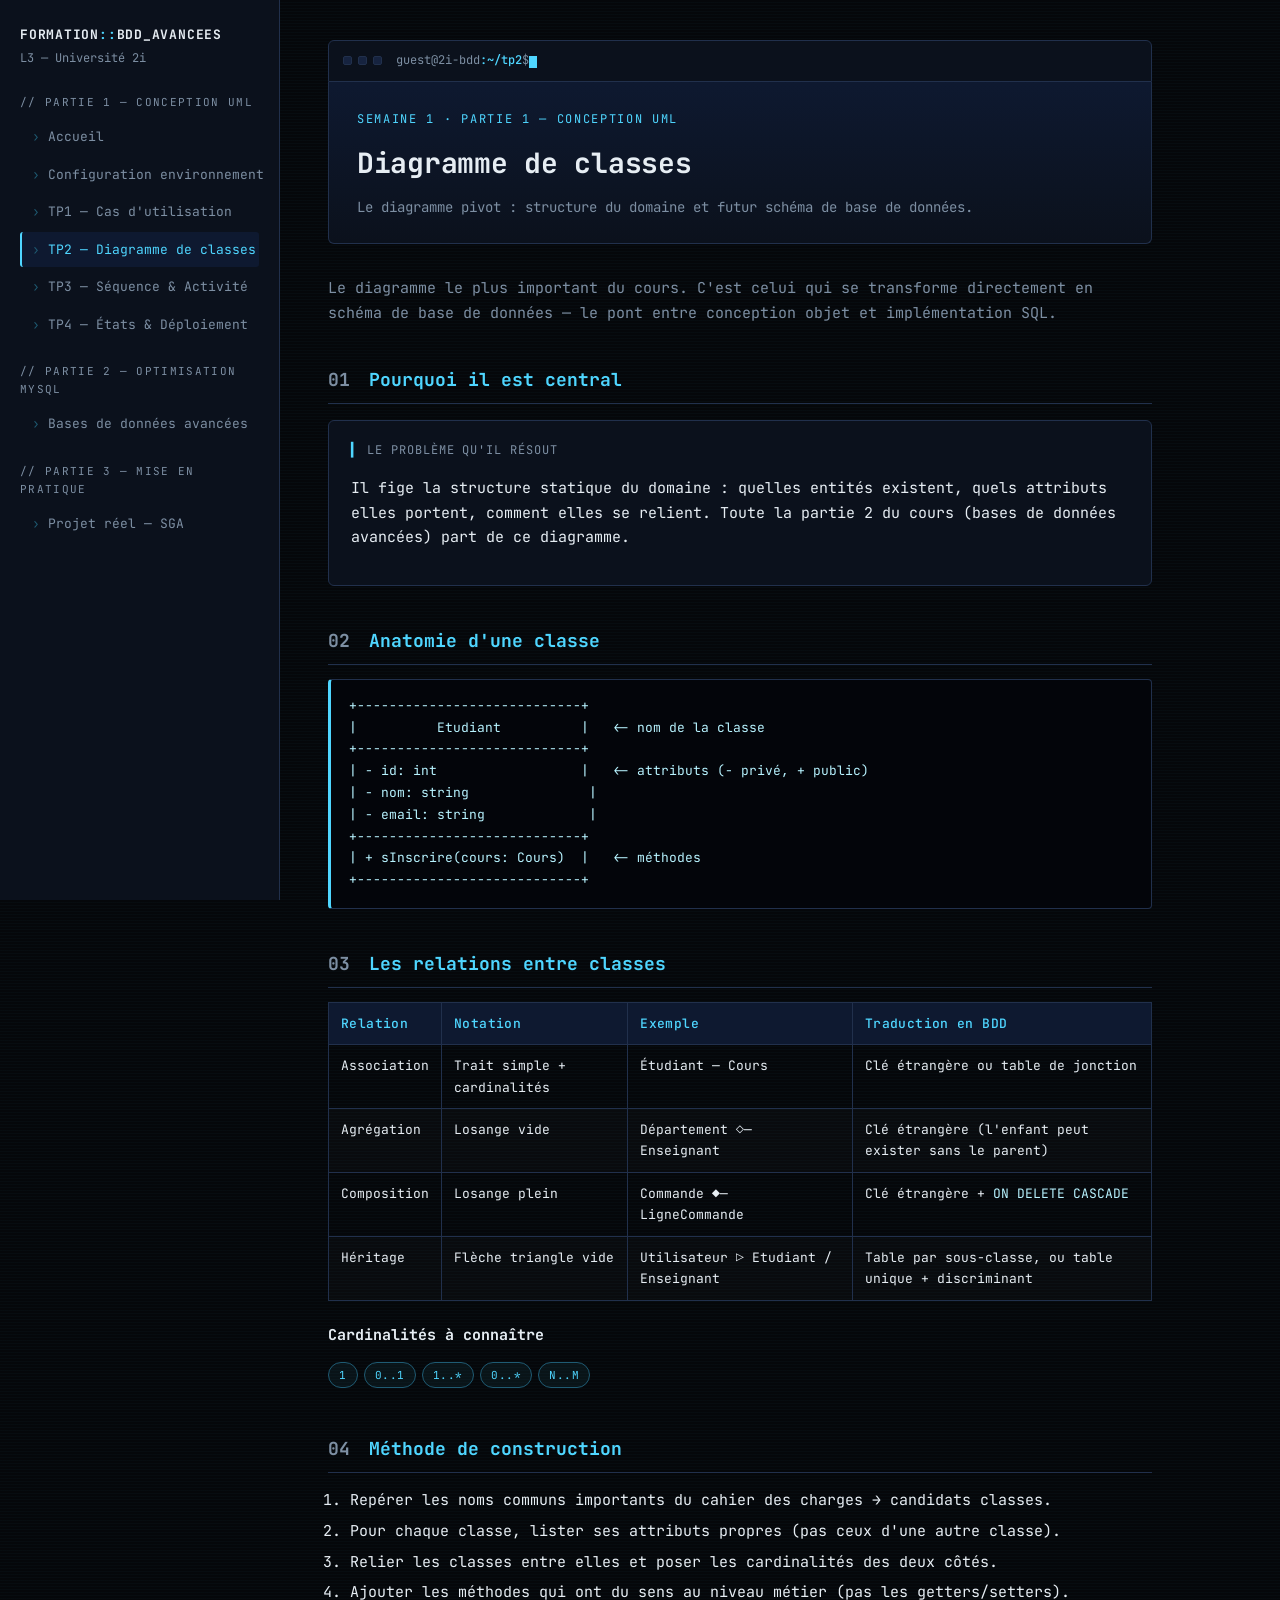
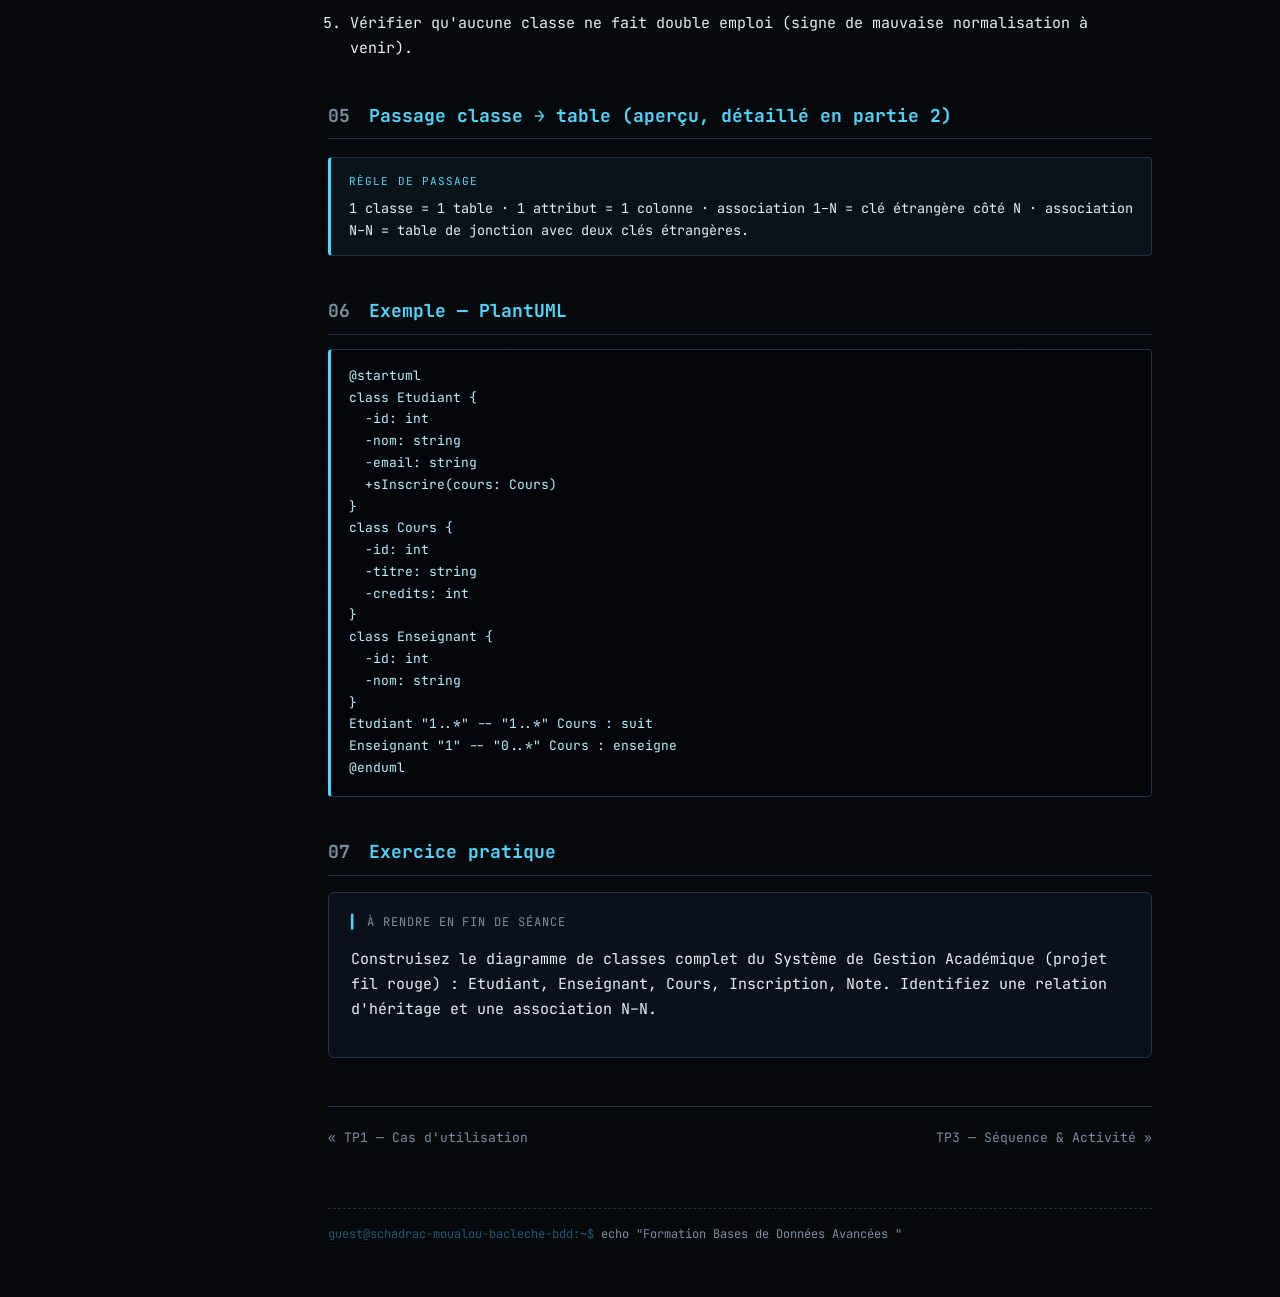
<file: tp2-uml-classes.html>
<!DOCTYPE html>
<html lang="fr">
<head>
<meta charset="UTF-8">
<meta name="viewport" content="width=device-width, initial-scale=1.0">
<title>TP2 — Diagramme de classes :: Formation BDD Avancées</title>
<meta name="description" content="Diagramme de classes : attributs, relations, cardinalités et passage vers le schéma relationnel.">
<link rel="preconnect" href="https://fonts.googleapis.com">
<link href="https://fonts.googleapis.com/css2?family=JetBrains+Mono:wght@400;500;700&family=IBM+Plex+Mono:wght@400;500&display=swap" rel="stylesheet">
<link rel="stylesheet" href="style.css">
</head>
<body>
<div class="shell">
  <aside class="sidebar">
    <button class="nav-toggle">[ + ] menu du cours</button>
    <div class="nav-body">
      <span class="brand">FORMATION<span class="dot">::</span>BDD_AVANCEES</span>
      <span class="brand-sub">L3 — Université 2i</span>

      <div class="nav-label">// Partie 1 — Conception UML</div>
      <ul class="nav-list">
        <li><a href="index.html">Accueil</a></li>
        <li><a href="configuration-environnement-bdd.html">Configuration environnement</a></li>
        <li><a href="tp1-uml-cas-utilisation.html">TP1 — Cas d'utilisation</a></li>
        <li><a href="tp2-uml-classes.html" class="active">TP2 — Diagramme de classes</a></li>
        <li><a href="tp3-uml-sequence-activite.html">TP3 — Séquence & Activité</a></li>
        <li><a href="tp4-uml-etats-deploiement.html">TP4 — États & Déploiement</a></li>
      </ul>

      <div class="nav-label">// Partie 2 — Optimisation MySQL</div>
      <ul class="nav-list">
        <li><a href="cours-bdd-notions-avancees.html">Bases de données avancées</a></li>
      </ul>

      <div class="nav-label">// Partie 3 — Mise en pratique</div>
      <ul class="nav-list">
        <li><a href="projet-sga.html">Projet réel — SGA</a></li>
      </ul>
    </div>
  </aside>

  <main>
    <div class="termbar">
      <div class="dots"><span></span><span></span><span></span></div>
      <span class="path">guest@2i-bdd<b>:~/tp2</b>$<span class="cursor"></span></span>
    </div>
    <header class="page-head">
      <p class="eyebrow">Semaine 1 · Partie 1 — Conception UML</p>
      <h1>Diagramme de classes</h1>
      <p class="subtitle">Le diagramme pivot : structure du domaine et futur schéma de base de données.</p>
    </header>


    <p class="dim">Le diagramme le plus important du cours. C'est celui qui se transforme directement en schéma de base de données — le pont entre conception objet et implémentation SQL.</p>

    <h2><span class="num">01</span> Pourquoi il est central</h2>
    <div class="panel">
      <p class="panel-title">Le problème qu'il résout</p>
      <p>Il fige la structure statique du domaine : quelles entités existent, quels attributs elles portent, comment elles se relient. Toute la partie 2 du cours (bases de données avancées) part de ce diagramme.</p>
    </div>

    <h2><span class="num">02</span> Anatomie d'une classe</h2>
    <pre><code>+----------------------------+
|          Etudiant          |   &lt;- nom de la classe
+----------------------------+
| - id: int                  |   &lt;- attributs (- privé, + public)
| - nom: string               |
| - email: string             |
+----------------------------+
| + sInscrire(cours: Cours)  |   &lt;- méthodes
+----------------------------+</code></pre>

    <h2><span class="num">03</span> Les relations entre classes</h2>
    <table>
      <thead><tr><th>Relation</th><th>Notation</th><th>Exemple</th><th>Traduction en BDD</th></tr></thead>
      <tbody>
        <tr><td>Association</td><td>Trait simple + cardinalités</td><td>Étudiant — Cours</td><td>Clé étrangère ou table de jonction</td></tr>
        <tr><td>Agrégation</td><td>Losange vide</td><td>Département ◇— Enseignant</td><td>Clé étrangère (l'enfant peut exister sans le parent)</td></tr>
        <tr><td>Composition</td><td>Losange plein</td><td>Commande ◆— LigneCommande</td><td>Clé étrangère + <code>ON DELETE CASCADE</code></td></tr>
        <tr><td>Héritage</td><td>Flèche triangle vide</td><td>Utilisateur ▷ Etudiant / Enseignant</td><td>Table par sous-classe, ou table unique + discriminant</td></tr>
      </tbody>
    </table>

    <h3>Cardinalités à connaître</h3>
    <p><span class="pill">1</span><span class="pill">0..1</span><span class="pill">1..*</span><span class="pill">0..*</span><span class="pill">N..M</span></p>

    <h2><span class="num">04</span> Méthode de construction</h2>
    <ol>
      <li>Repérer les noms communs importants du cahier des charges → candidats classes.</li>
      <li>Pour chaque classe, lister ses attributs propres (pas ceux d'une autre classe).</li>
      <li>Relier les classes entre elles et poser les cardinalités des deux côtés.</li>
      <li>Ajouter les méthodes qui ont du sens au niveau métier (pas les getters/setters).</li>
      <li>Vérifier qu'aucune classe ne fait double emploi (signe de mauvaise normalisation à venir).</li>
    </ol>

    <h2><span class="num">05</span> Passage classe → table (aperçu, détaillé en partie 2)</h2>
    <div class="callout info">
      <span class="label">Règle de passage</span>
      1 classe = 1 table · 1 attribut = 1 colonne · association 1–N = clé étrangère côté N · association N–N = table de jonction avec deux clés étrangères.
    </div>

    <h2><span class="num">06</span> Exemple — PlantUML</h2>
    <pre><code>@startuml
class Etudiant {
  -id: int
  -nom: string
  -email: string
  +sInscrire(cours: Cours)
}
class Cours {
  -id: int
  -titre: string
  -credits: int
}
class Enseignant {
  -id: int
  -nom: string
}
Etudiant "1..*" -- "1..*" Cours : suit
Enseignant "1" -- "0..*" Cours : enseigne
@enduml</code></pre>

    <h2><span class="num">07</span> Exercice pratique</h2>
    <div class="panel">
      <p class="panel-title">À rendre en fin de séance</p>
      <p>Construisez le diagramme de classes complet du Système de Gestion Académique (projet fil rouge) : Etudiant, Enseignant, Cours, Inscription, Note. Identifiez une relation d'héritage et une association N–N.</p>
    </div>


    <div class="page-nav">
      <a href="tp1-uml-cas-utilisation.html">&laquo; TP1 — Cas d'utilisation</a>
      <a class="next" href="tp3-uml-sequence-activite.html">TP3 — Séquence & Activité &raquo;</a>
    </div>

    <footer class="site-footer">
      <span class="prompt">guest@schadrac-moualou-bacleche-bdd:~$</span> echo "Formation Bases de Données Avancées "
    </footer>
  </main>
</div>
<script src="script.js"></script>
</body>
</html>
</file>
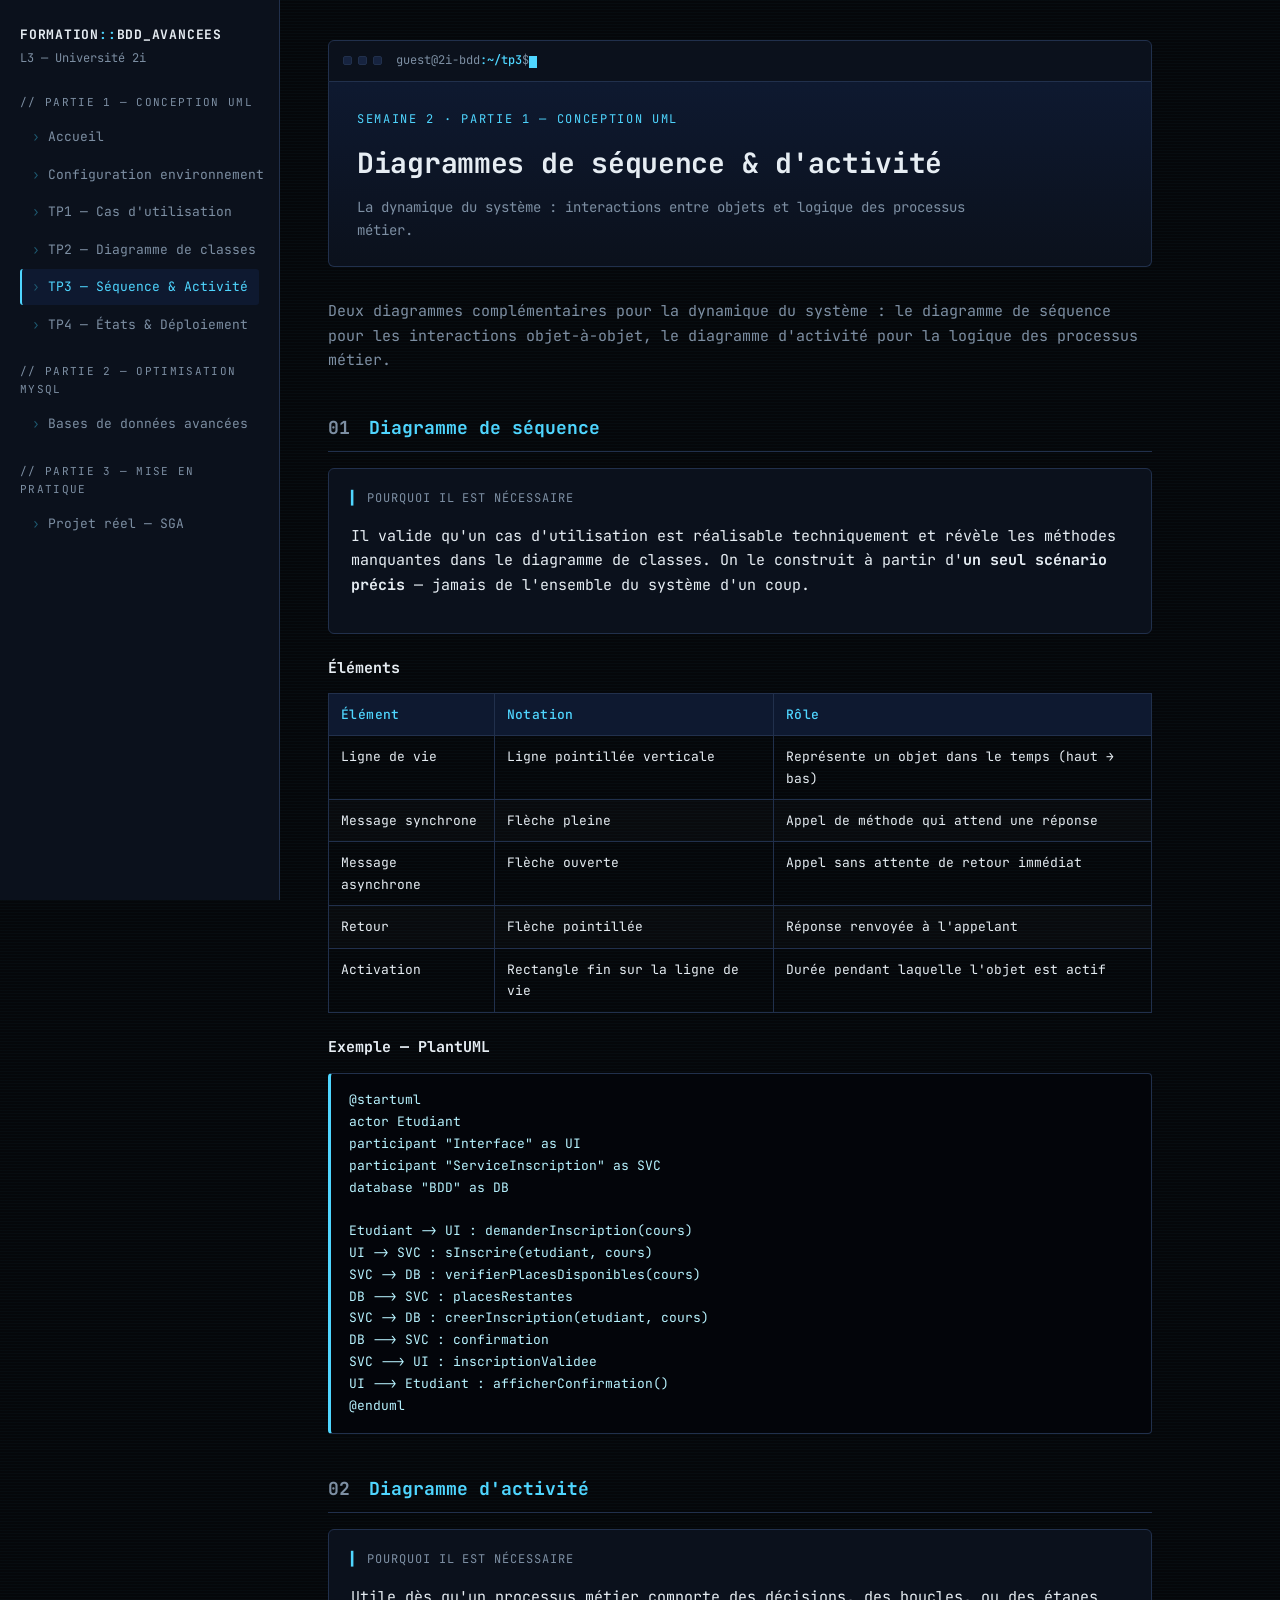
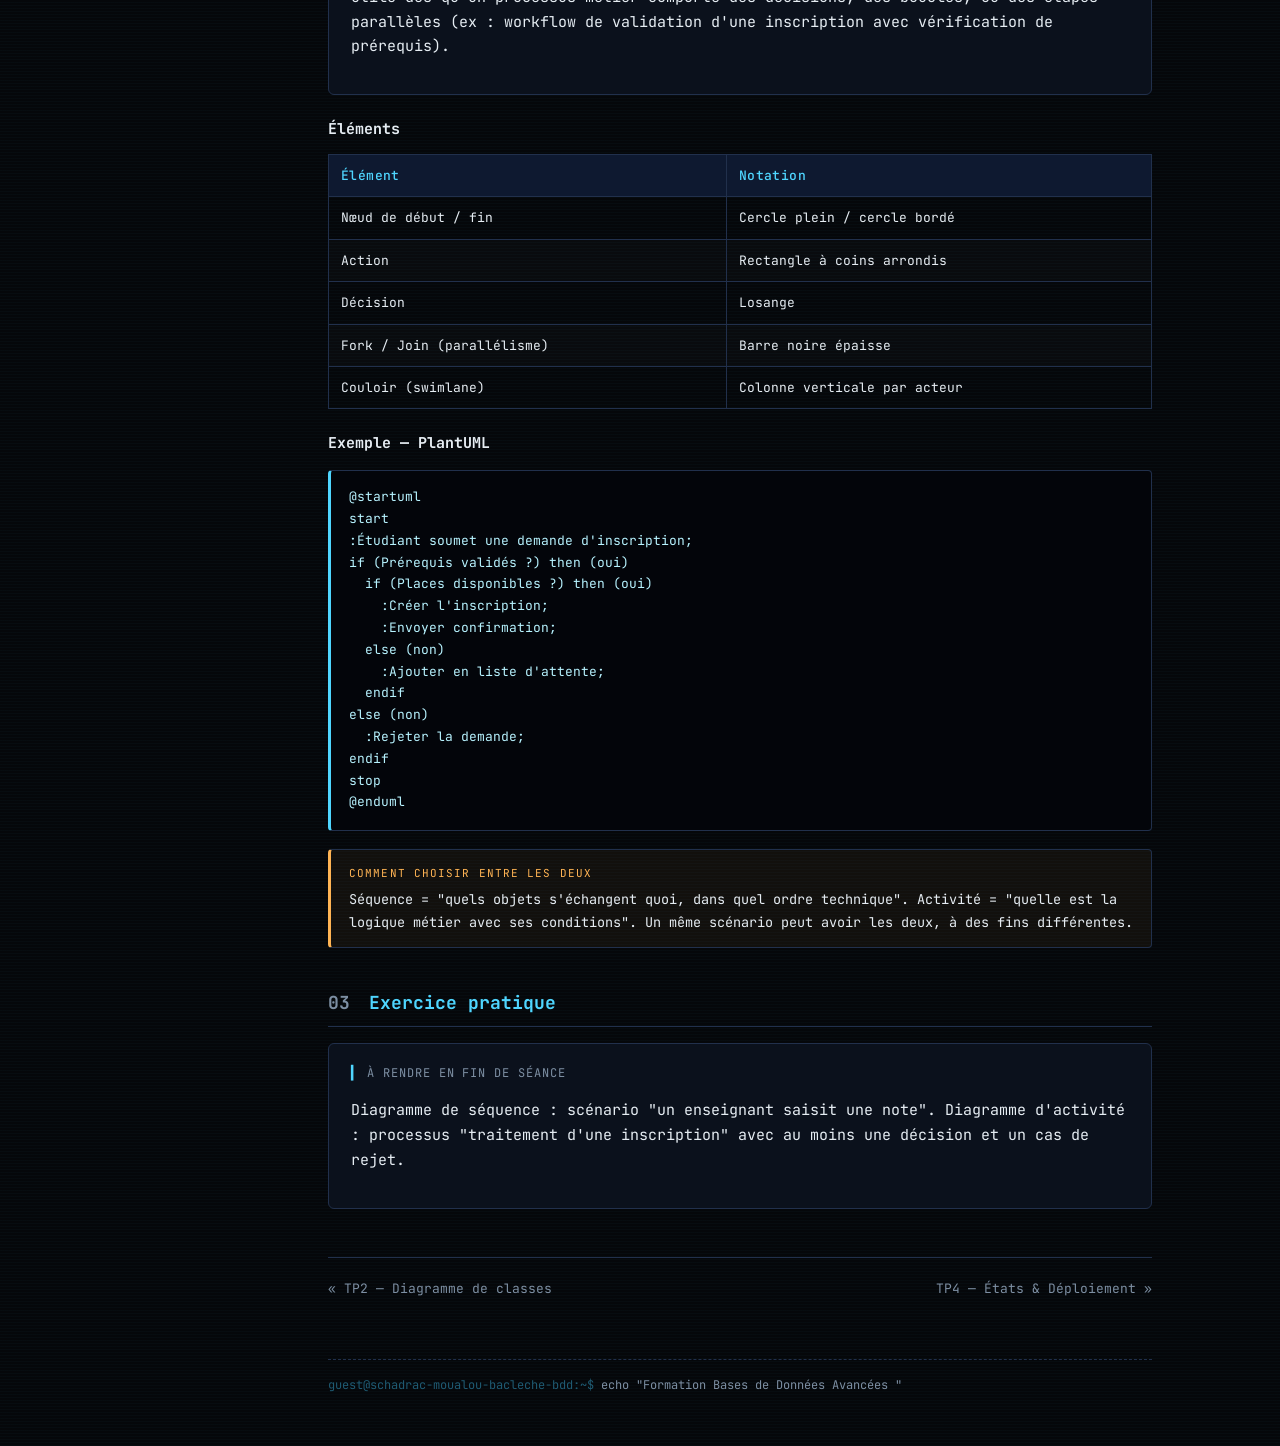
<file: tp3-uml-sequence-activite.html>
<!DOCTYPE html>
<html lang="fr">
<head>
<meta charset="UTF-8">
<meta name="viewport" content="width=device-width, initial-scale=1.0">
<title>TP3 — Séquence & Activité :: Formation BDD Avancées</title>
<meta name="description" content="Diagramme de séquence et diagramme d'activité : interactions et logique des processus métier.">
<link rel="preconnect" href="https://fonts.googleapis.com">
<link href="https://fonts.googleapis.com/css2?family=JetBrains+Mono:wght@400;500;700&family=IBM+Plex+Mono:wght@400;500&display=swap" rel="stylesheet">
<link rel="stylesheet" href="style.css">
</head>
<body>
<div class="shell">
  <aside class="sidebar">
    <button class="nav-toggle">[ + ] menu du cours</button>
    <div class="nav-body">
      <span class="brand">FORMATION<span class="dot">::</span>BDD_AVANCEES</span>
      <span class="brand-sub">L3 — Université 2i</span>

      <div class="nav-label">// Partie 1 — Conception UML</div>
      <ul class="nav-list">
        <li><a href="index.html">Accueil</a></li>
        <li><a href="configuration-environnement-bdd.html">Configuration environnement</a></li>
        <li><a href="tp1-uml-cas-utilisation.html">TP1 — Cas d'utilisation</a></li>
        <li><a href="tp2-uml-classes.html">TP2 — Diagramme de classes</a></li>
        <li><a href="tp3-uml-sequence-activite.html" class="active">TP3 — Séquence & Activité</a></li>
        <li><a href="tp4-uml-etats-deploiement.html">TP4 — États & Déploiement</a></li>
      </ul>

      <div class="nav-label">// Partie 2 — Optimisation MySQL</div>
      <ul class="nav-list">
        <li><a href="cours-bdd-notions-avancees.html">Bases de données avancées</a></li>
      </ul>

      <div class="nav-label">// Partie 3 — Mise en pratique</div>
      <ul class="nav-list">
        <li><a href="projet-sga.html">Projet réel — SGA</a></li>
      </ul>
    </div>
  </aside>

  <main>
    <div class="termbar">
      <div class="dots"><span></span><span></span><span></span></div>
      <span class="path">guest@2i-bdd<b>:~/tp3</b>$<span class="cursor"></span></span>
    </div>
    <header class="page-head">
      <p class="eyebrow">Semaine 2 · Partie 1 — Conception UML</p>
      <h1>Diagrammes de séquence &amp; d'activité</h1>
      <p class="subtitle">La dynamique du système : interactions entre objets et logique des processus métier.</p>
    </header>


    <p class="dim">Deux diagrammes complémentaires pour la dynamique du système : le diagramme de séquence pour les interactions objet-à-objet, le diagramme d'activité pour la logique des processus métier.</p>

    <h2><span class="num">01</span> Diagramme de séquence</h2>
    <div class="panel">
      <p class="panel-title">Pourquoi il est nécessaire</p>
      <p>Il valide qu'un cas d'utilisation est réalisable techniquement et révèle les méthodes manquantes dans le diagramme de classes. On le construit à partir d'<strong>un seul scénario précis</strong> — jamais de l'ensemble du système d'un coup.</p>
    </div>

    <h3>Éléments</h3>
    <table>
      <thead><tr><th>Élément</th><th>Notation</th><th>Rôle</th></tr></thead>
      <tbody>
        <tr><td>Ligne de vie</td><td>Ligne pointillée verticale</td><td>Représente un objet dans le temps (haut → bas)</td></tr>
        <tr><td>Message synchrone</td><td>Flèche pleine</td><td>Appel de méthode qui attend une réponse</td></tr>
        <tr><td>Message asynchrone</td><td>Flèche ouverte</td><td>Appel sans attente de retour immédiat</td></tr>
        <tr><td>Retour</td><td>Flèche pointillée</td><td>Réponse renvoyée à l'appelant</td></tr>
        <tr><td>Activation</td><td>Rectangle fin sur la ligne de vie</td><td>Durée pendant laquelle l'objet est actif</td></tr>
      </tbody>
    </table>

    <h3>Exemple — PlantUML</h3>
    <pre><code>@startuml
actor Etudiant
participant "Interface" as UI
participant "ServiceInscription" as SVC
database "BDD" as DB

Etudiant -> UI : demanderInscription(cours)
UI -> SVC : sInscrire(etudiant, cours)
SVC -> DB : verifierPlacesDisponibles(cours)
DB --> SVC : placesRestantes
SVC -> DB : creerInscription(etudiant, cours)
DB --> SVC : confirmation
SVC --> UI : inscriptionValidee
UI --> Etudiant : afficherConfirmation()
@enduml</code></pre>

    <h2><span class="num">02</span> Diagramme d'activité</h2>
    <div class="panel">
      <p class="panel-title">Pourquoi il est nécessaire</p>
      <p>Utile dès qu'un processus métier comporte des décisions, des boucles, ou des étapes parallèles (ex : workflow de validation d'une inscription avec vérification de prérequis).</p>
    </div>

    <h3>Éléments</h3>
    <table>
      <thead><tr><th>Élément</th><th>Notation</th></tr></thead>
      <tbody>
        <tr><td>Nœud de début / fin</td><td>Cercle plein / cercle bordé</td></tr>
        <tr><td>Action</td><td>Rectangle à coins arrondis</td></tr>
        <tr><td>Décision</td><td>Losange</td></tr>
        <tr><td>Fork / Join (parallélisme)</td><td>Barre noire épaisse</td></tr>
        <tr><td>Couloir (swimlane)</td><td>Colonne verticale par acteur</td></tr>
      </tbody>
    </table>

    <h3>Exemple — PlantUML</h3>
    <pre><code>@startuml
start
:Étudiant soumet une demande d'inscription;
if (Prérequis validés ?) then (oui)
  if (Places disponibles ?) then (oui)
    :Créer l'inscription;
    :Envoyer confirmation;
  else (non)
    :Ajouter en liste d'attente;
  endif
else (non)
  :Rejeter la demande;
endif
stop
@enduml</code></pre>

    <div class="callout">
      <span class="label">Comment choisir entre les deux</span>
      Séquence = "quels objets s'échangent quoi, dans quel ordre technique". Activité = "quelle est la logique métier avec ses conditions". Un même scénario peut avoir les deux, à des fins différentes.
    </div>

    <h2><span class="num">03</span> Exercice pratique</h2>
    <div class="panel">
      <p class="panel-title">À rendre en fin de séance</p>
      <p>Diagramme de séquence : scénario "un enseignant saisit une note". Diagramme d'activité : processus "traitement d'une inscription" avec au moins une décision et un cas de rejet.</p>
    </div>


    <div class="page-nav">
      <a href="tp2-uml-classes.html">&laquo; TP2 — Diagramme de classes</a>
      <a class="next" href="tp4-uml-etats-deploiement.html">TP4 — États & Déploiement &raquo;</a>
    </div>

    <footer class="site-footer">
      <span class="prompt">guest@schadrac-moualou-bacleche-bdd:~$</span> echo "Formation Bases de Données Avancées "
    </footer>
  </main>
</div>
<script src="script.js"></script>
</body>
</html>
</file>
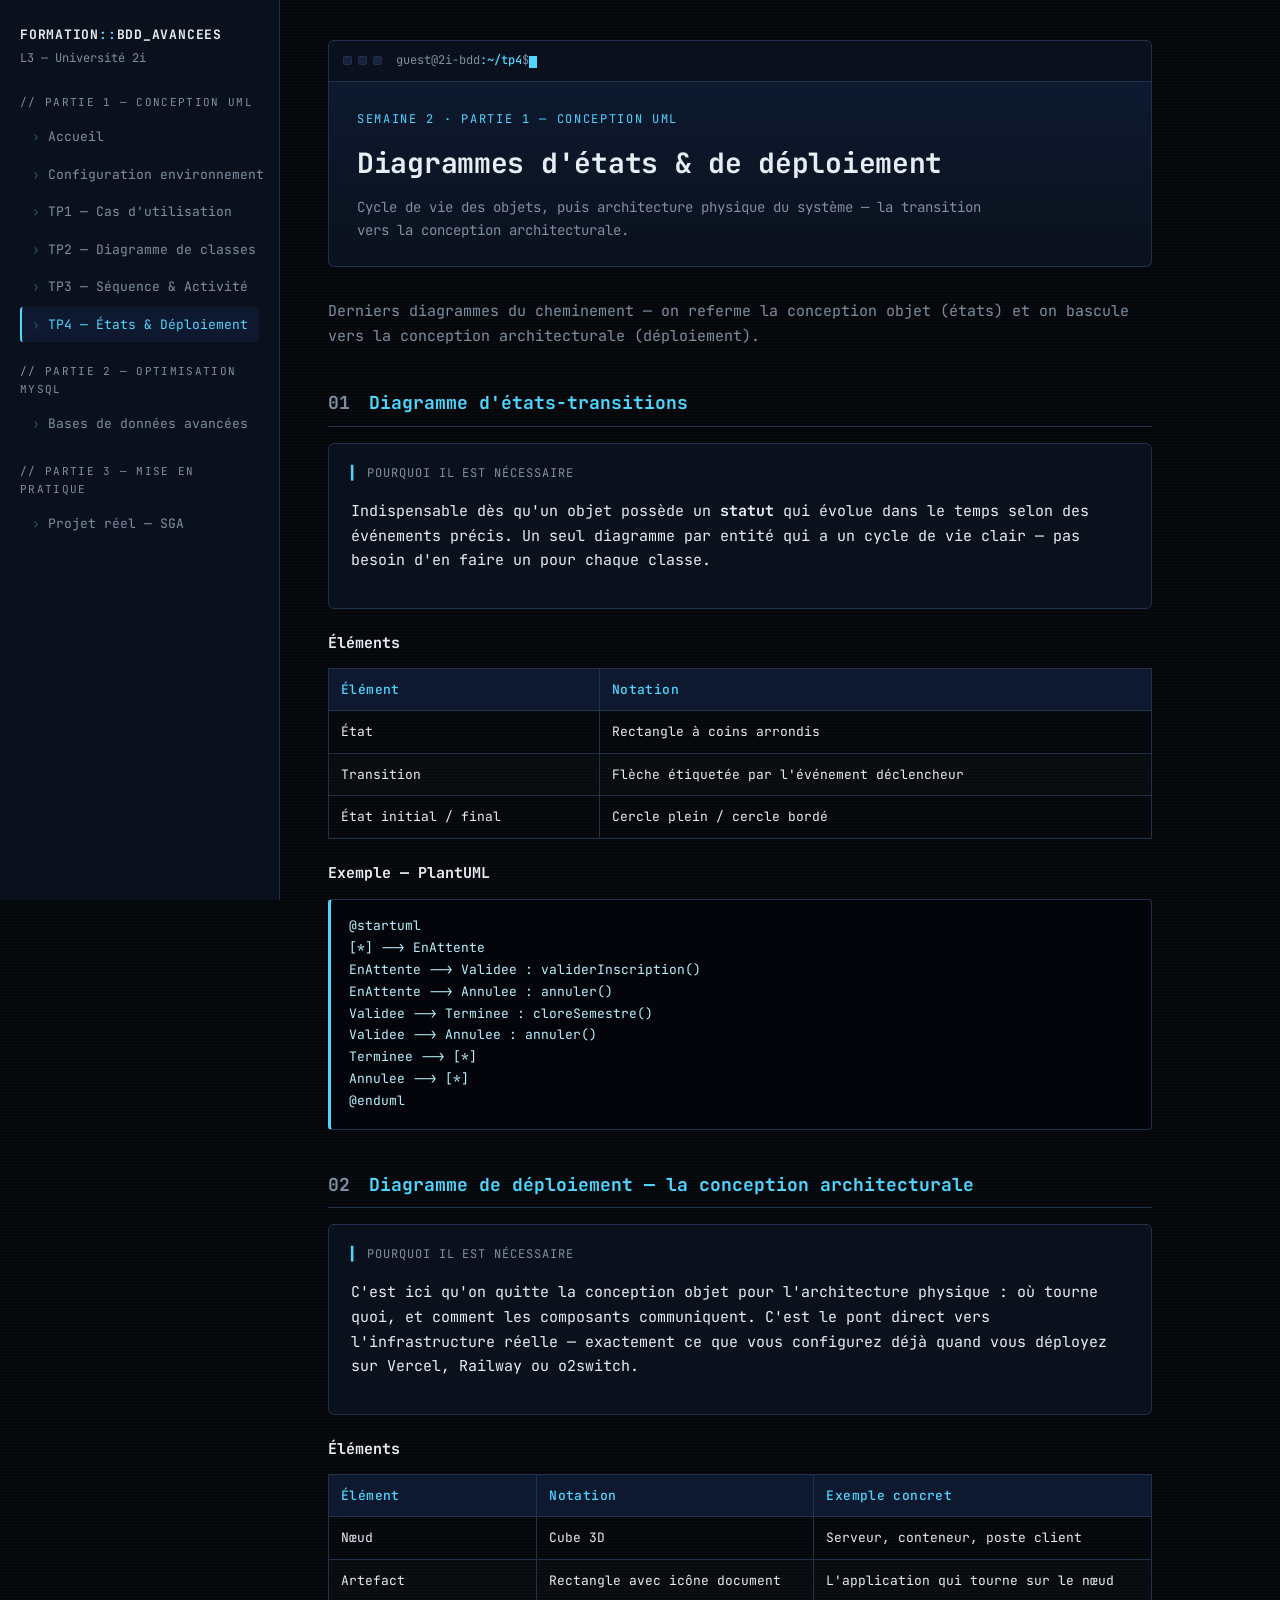
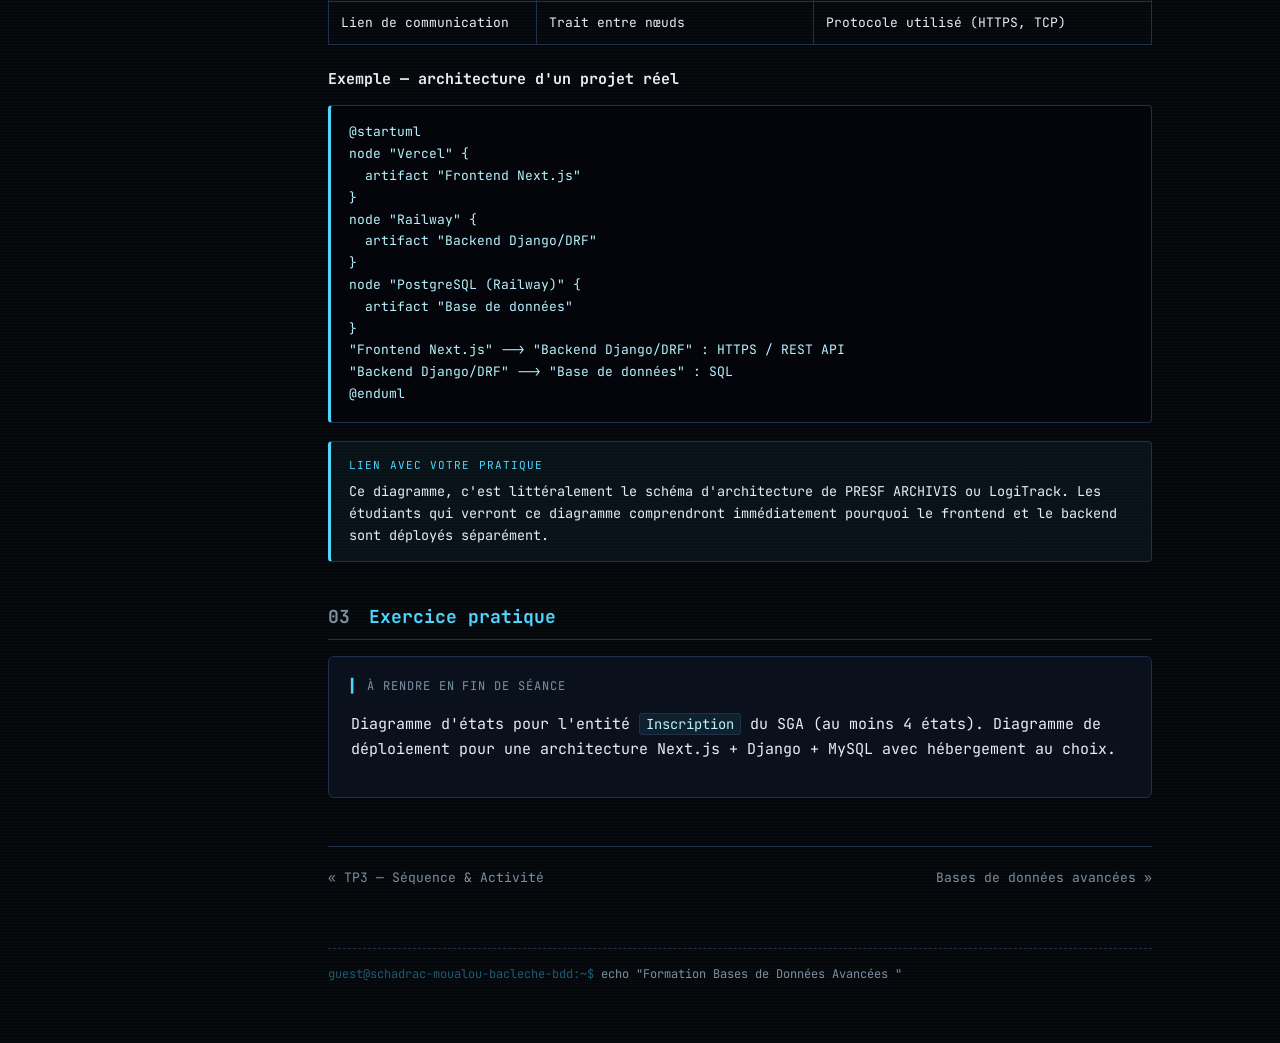
<file: tp4-uml-etats-deploiement.html>
<!DOCTYPE html>
<html lang="fr">
<head>
<meta charset="UTF-8">
<meta name="viewport" content="width=device-width, initial-scale=1.0">
<title>TP4 — États & Déploiement :: Formation BDD Avancées</title>
<meta name="description" content="Diagramme d'états-transitions et diagramme de déploiement : cycle de vie et architecture physique.">
<link rel="preconnect" href="https://fonts.googleapis.com">
<link href="https://fonts.googleapis.com/css2?family=JetBrains+Mono:wght@400;500;700&family=IBM+Plex+Mono:wght@400;500&display=swap" rel="stylesheet">
<link rel="stylesheet" href="style.css">
</head>
<body>
<div class="shell">
  <aside class="sidebar">
    <button class="nav-toggle">[ + ] menu du cours</button>
    <div class="nav-body">
      <span class="brand">FORMATION<span class="dot">::</span>BDD_AVANCEES</span>
      <span class="brand-sub">L3 — Université 2i</span>

      <div class="nav-label">// Partie 1 — Conception UML</div>
      <ul class="nav-list">
        <li><a href="index.html">Accueil</a></li>
        <li><a href="configuration-environnement-bdd.html">Configuration environnement</a></li>
        <li><a href="tp1-uml-cas-utilisation.html">TP1 — Cas d'utilisation</a></li>
        <li><a href="tp2-uml-classes.html">TP2 — Diagramme de classes</a></li>
        <li><a href="tp3-uml-sequence-activite.html">TP3 — Séquence & Activité</a></li>
        <li><a href="tp4-uml-etats-deploiement.html" class="active">TP4 — États & Déploiement</a></li>
      </ul>

      <div class="nav-label">// Partie 2 — Optimisation MySQL</div>
      <ul class="nav-list">
        <li><a href="cours-bdd-notions-avancees.html">Bases de données avancées</a></li>
      </ul>

      <div class="nav-label">// Partie 3 — Mise en pratique</div>
      <ul class="nav-list">
        <li><a href="projet-sga.html">Projet réel — SGA</a></li>
      </ul>
    </div>
  </aside>

  <main>
    <div class="termbar">
      <div class="dots"><span></span><span></span><span></span></div>
      <span class="path">guest@2i-bdd<b>:~/tp4</b>$<span class="cursor"></span></span>
    </div>
    <header class="page-head">
      <p class="eyebrow">Semaine 2 · Partie 1 — Conception UML</p>
      <h1>Diagrammes d'états &amp; de déploiement</h1>
      <p class="subtitle">Cycle de vie des objets, puis architecture physique du système — la transition vers la conception architecturale.</p>
    </header>


    <p class="dim">Derniers diagrammes du cheminement — on referme la conception objet (états) et on bascule vers la conception architecturale (déploiement).</p>

    <h2><span class="num">01</span> Diagramme d'états-transitions</h2>
    <div class="panel">
      <p class="panel-title">Pourquoi il est nécessaire</p>
      <p>Indispensable dès qu'un objet possède un <strong>statut</strong> qui évolue dans le temps selon des événements précis. Un seul diagramme par entité qui a un cycle de vie clair — pas besoin d'en faire un pour chaque classe.</p>
    </div>

    <h3>Éléments</h3>
    <table>
      <thead><tr><th>Élément</th><th>Notation</th></tr></thead>
      <tbody>
        <tr><td>État</td><td>Rectangle à coins arrondis</td></tr>
        <tr><td>Transition</td><td>Flèche étiquetée par l'événement déclencheur</td></tr>
        <tr><td>État initial / final</td><td>Cercle plein / cercle bordé</td></tr>
      </tbody>
    </table>

    <h3>Exemple — PlantUML</h3>
    <pre><code>@startuml
[*] --> EnAttente
EnAttente --> Validee : validerInscription()
EnAttente --> Annulee : annuler()
Validee --> Terminee : cloreSemestre()
Validee --> Annulee : annuler()
Terminee --> [*]
Annulee --> [*]
@enduml</code></pre>

    <h2><span class="num">02</span> Diagramme de déploiement — la conception architecturale</h2>
    <div class="panel">
      <p class="panel-title">Pourquoi il est nécessaire</p>
      <p>C'est ici qu'on quitte la conception objet pour l'architecture physique : où tourne quoi, et comment les composants communiquent. C'est le pont direct vers l'infrastructure réelle — exactement ce que vous configurez déjà quand vous déployez sur Vercel, Railway ou o2switch.</p>
    </div>

    <h3>Éléments</h3>
    <table>
      <thead><tr><th>Élément</th><th>Notation</th><th>Exemple concret</th></tr></thead>
      <tbody>
        <tr><td>Nœud</td><td>Cube 3D</td><td>Serveur, conteneur, poste client</td></tr>
        <tr><td>Artefact</td><td>Rectangle avec icône document</td><td>L'application qui tourne sur le nœud</td></tr>
        <tr><td>Lien de communication</td><td>Trait entre nœuds</td><td>Protocole utilisé (HTTPS, TCP)</td></tr>
      </tbody>
    </table>

    <h3>Exemple — architecture d'un projet réel</h3>
    <pre><code>@startuml
node "Vercel" {
  artifact "Frontend Next.js"
}
node "Railway" {
  artifact "Backend Django/DRF"
}
node "PostgreSQL (Railway)" {
  artifact "Base de données"
}
"Frontend Next.js" --> "Backend Django/DRF" : HTTPS / REST API
"Backend Django/DRF" --> "Base de données" : SQL
@enduml</code></pre>

    <div class="callout info">
      <span class="label">Lien avec votre pratique</span>
      Ce diagramme, c'est littéralement le schéma d'architecture de PRESF ARCHIVIS ou LogiTrack. Les étudiants qui verront ce diagramme comprendront immédiatement pourquoi le frontend et le backend sont déployés séparément.
    </div>

    <h2><span class="num">03</span> Exercice pratique</h2>
    <div class="panel">
      <p class="panel-title">À rendre en fin de séance</p>
      <p>Diagramme d'états pour l'entité <code>Inscription</code> du SGA (au moins 4 états). Diagramme de déploiement pour une architecture Next.js + Django + MySQL avec hébergement au choix.</p>
    </div>


    <div class="page-nav">
      <a href="tp3-uml-sequence-activite.html">&laquo; TP3 — Séquence & Activité</a>
      <a class="next" href="cours-bdd-notions-avancees.html">Bases de données avancées &raquo;</a>
    </div>

    <footer class="site-footer">
      <span class="prompt">guest@schadrac-moualou-bacleche-bdd:~$</span> echo "Formation Bases de Données Avancées "
    </footer>
  </main>
</div>
<script src="script.js"></script>
</body>
</html>
</file>
<file: style.css>
/* ============================================================
   FORMATION BDD AVANCÉES — thème terminal
   Noir / Bleu nuit / Blanc — esthétique robotique & geek
   ============================================================ */

:root {
  --bg:          #05070a;
  --bg-panel:    #0b111c;
  --navy:        #0e1930;
  --navy-light:  #16233f;
  --border:      #21304c;
  --accent:      #4fd6ff;
  --accent-dim:  #1f5b73;
  --text:        #e6edf3;
  --text-dim:    #7d8fa3;
  --amber:       #ffb454;
  --mono: "JetBrains Mono", "IBM Plex Mono", "Fira Code", ui-monospace, monospace;
}

* { box-sizing: border-box; }

html { scroll-behavior: smooth; }

body {
  margin: 0;
  background: var(--bg);
  background-image:
    repeating-linear-gradient(0deg, rgba(79,214,255,0.025) 0px, rgba(79,214,255,0.025) 1px, transparent 1px, transparent 3px);
  color: var(--text);
  font-family: var(--mono);
  font-size: 15px;
  line-height: 1.65;
  min-height: 100vh;
}

a { color: var(--accent); text-decoration: none; }
a:hover { text-decoration: underline; }
a:focus-visible, button:focus-visible, summary:focus-visible {
  outline: 2px solid var(--accent);
  outline-offset: 2px;
}

::selection { background: var(--accent-dim); color: var(--text); }

/* ---------- layout shell ---------- */

.shell {
  display: grid;
  grid-template-columns: 280px 1fr;
  min-height: 100vh;
}

@media (max-width: 860px) {
  .shell { grid-template-columns: 1fr; }
  .sidebar { position: static; height: auto; border-right: none; border-bottom: 1px solid var(--border); }
}

/* ---------- sidebar / nav ---------- */

.sidebar {
  background: var(--bg-panel);
  border-right: 1px solid var(--border);
  padding: 24px 20px;
  position: sticky;
  top: 0;
  height: 100vh;
  overflow-y: auto;
}

.brand {
  display: block;
  font-weight: 700;
  color: var(--text);
  font-size: 13px;
  letter-spacing: 0.06em;
  margin-bottom: 4px;
}
.brand .dot { color: var(--accent); }

.brand-sub {
  color: var(--text-dim);
  font-size: 12px;
  margin-bottom: 24px;
  display: block;
}

.nav-label {
  color: var(--text-dim);
  font-size: 11px;
  letter-spacing: 0.12em;
  text-transform: uppercase;
  margin: 20px 0 8px;
}

.nav-list { list-style: none; padding: 0; margin: 0; }
.nav-list li { margin: 2px 0; }

.nav-list a {
  display: block;
  color: var(--text-dim);
  font-size: 13px;
  padding: 7px 10px;
  border-radius: 3px;
  border-left: 2px solid transparent;
  white-space: nowrap;
}
.nav-list a::before { content: "› "; color: var(--accent-dim); }
.nav-list a:hover {
  color: var(--text);
  background: var(--navy);
  border-left-color: var(--accent);
  text-decoration: none;
}
.nav-list a.active {
  color: var(--accent);
  background: var(--navy);
  border-left-color: var(--accent);
}

/* ---------- main content ---------- */

main { padding: 40px 48px 80px; max-width: 920px; }
@media (max-width: 600px) { main { padding: 28px 20px 60px; } }

/* fake terminal titlebar / breadcrumb */

.termbar {
  display: flex;
  align-items: center;
  gap: 10px;
  background: var(--bg-panel);
  border: 1px solid var(--border);
  border-radius: 6px 6px 0 0;
  padding: 10px 14px;
  font-size: 12px;
  color: var(--text-dim);
}
.termbar .dots { display: flex; gap: 6px; }
.termbar .dots span {
  width: 9px; height: 9px; border-radius: 2px;
  background: var(--navy-light);
  border: 1px solid var(--border);
}
.termbar .path { margin-left: 4px; }
.termbar .path b { color: var(--accent); font-weight: 500; }

.cursor {
  display: inline-block;
  width: 8px; height: 1em;
  background: var(--accent);
  vertical-align: text-bottom;
  animation: blink 1.1s steps(1) infinite;
}
@keyframes blink { 50% { opacity: 0; } }

/* header block under termbar */

header.page-head {
  border: 1px solid var(--border);
  border-top: none;
  background: linear-gradient(180deg, var(--navy) 0%, var(--bg-panel) 100%);
  padding: 28px 28px 24px;
  margin-bottom: 32px;
  border-radius: 0 0 6px 6px;
}

.eyebrow {
  color: var(--accent);
  font-size: 12px;
  letter-spacing: 0.14em;
  text-transform: uppercase;
  margin: 0 0 10px;
}

h1 {
  font-size: 28px;
  margin: 0 0 10px;
  color: var(--text);
  letter-spacing: -0.01em;
}

.subtitle { color: var(--text-dim); font-size: 14px; margin: 0; max-width: 640px; }

h2 {
  font-size: 18px;
  color: var(--accent);
  margin: 40px 0 14px;
  padding-bottom: 8px;
  border-bottom: 1px solid var(--border);
}
h2 .num { color: var(--text-dim); margin-right: 8px; }

h3 { font-size: 15px; color: var(--text); margin: 22px 0 8px; }

p { color: var(--text); }
p.dim, li.dim, .dim { color: var(--text-dim); }

/* ---------- panels / cards ---------- */

.panel {
  background: var(--bg-panel);
  border: 1px solid var(--border);
  border-radius: 6px;
  padding: 20px 22px;
  margin: 16px 0;
}
.panel-title {
  font-size: 12px;
  letter-spacing: 0.08em;
  text-transform: uppercase;
  color: var(--text-dim);
  margin: 0 0 12px;
  display: flex;
  align-items: center;
  gap: 8px;
}
.panel-title::before { content: "▍"; color: var(--accent); }

.grid-2 { display: grid; grid-template-columns: 1fr 1fr; gap: 16px; }
@media (max-width: 700px) { .grid-2 { grid-template-columns: 1fr; } }

.card {
  display: block;
  background: var(--bg-panel);
  border: 1px solid var(--border);
  border-radius: 6px;
  padding: 18px 20px;
  transition: border-color .15s ease, transform .15s ease;
}
.card:hover {
  border-color: var(--accent);
  transform: translateY(-2px);
  text-decoration: none;
}
.card .tag {
  color: var(--accent);
  font-size: 11px;
  letter-spacing: 0.1em;
  text-transform: uppercase;
}
.card h3 { margin: 8px 0 6px; color: var(--text); }
.card p { color: var(--text-dim); font-size: 13px; margin: 0; }

/* ---------- tables ---------- */

table {
  width: 100%;
  border-collapse: collapse;
  margin: 12px 0 20px;
  font-size: 13px;
}
th, td {
  border: 1px solid var(--border);
  padding: 10px 12px;
  text-align: left;
  vertical-align: top;
}
th {
  background: var(--navy);
  color: var(--accent);
  font-weight: 500;
  letter-spacing: 0.03em;
}
tr:nth-child(even) td { background: rgba(255,255,255,0.015); }

/* ---------- code blocks ---------- */

pre {
  background: #03050a;
  border: 1px solid var(--border);
  border-left: 3px solid var(--accent);
  border-radius: 4px;
  padding: 16px 18px;
  overflow-x: auto;
  font-size: 13px;
  line-height: 1.6;
  margin: 14px 0;
}
code {
  font-family: var(--mono);
  color: #b7f3ff;
}
p code, li code {
  background: rgba(79,214,255,0.08);
  border: 1px solid var(--border);
  padding: 1px 6px;
  border-radius: 3px;
  font-size: 0.92em;
}

/* ---------- lists ---------- */

ul, ol { padding-left: 22px; }
li { margin: 6px 0; }

/* ---------- callouts ---------- */

.callout {
  border: 1px solid var(--border);
  border-left: 3px solid var(--amber);
  background: rgba(255,180,84,0.05);
  border-radius: 4px;
  padding: 14px 18px;
  margin: 18px 0;
  font-size: 13.5px;
}
.callout .label {
  color: var(--amber);
  font-size: 11px;
  letter-spacing: 0.1em;
  text-transform: uppercase;
  margin-bottom: 6px;
  display: block;
}
.callout.info { border-left-color: var(--accent); background: rgba(79,214,255,0.05); }
.callout.info .label { color: var(--accent); }

/* ---------- badges / pills ---------- */

.pill {
  display: inline-block;
  font-size: 11px;
  letter-spacing: 0.05em;
  color: var(--accent);
  border: 1px solid var(--accent-dim);
  background: rgba(79,214,255,0.06);
  padding: 3px 10px;
  border-radius: 20px;
  margin: 0 6px 6px 0;
}

/* ---------- footer / prev-next nav ---------- */

.page-nav {
  display: flex;
  justify-content: space-between;
  gap: 16px;
  margin-top: 48px;
  padding-top: 20px;
  border-top: 1px solid var(--border);
  font-size: 13px;
}
.page-nav a { color: var(--text-dim); }
.page-nav a:hover { color: var(--accent); }
.page-nav .next { text-align: right; }

footer.site-footer {
  color: var(--text-dim);
  font-size: 12px;
  margin-top: 60px;
  padding-top: 16px;
  border-top: 1px dashed var(--border);
}
footer.site-footer .prompt { color: var(--accent-dim); }

/* ---------- mobile nav toggle ---------- */

.nav-toggle {
  display: none;
  background: var(--navy);
  color: var(--accent);
  border: 1px solid var(--border);
  border-radius: 4px;
  font-family: var(--mono);
  font-size: 12px;
  padding: 8px 12px;
  margin-bottom: 10px;
  cursor: pointer;
}
/* @media (max-width: 860px) {
  .nav-toggle { display: inline-block; }
  .nav-body { display: none; }
  .nav-body.open { display: block; }
} */


/* Dans votre @media (max-width: 860px) */
@media (max-width: 860px) {
  .sidebar { 
    position: static; 
    height: auto; 
    border-right: none; 
    border-bottom: 1px solid var(--border);
    padding: 15px; /* Réduit un peu le padding sur mobile */
  }

  .nav-body { 
    display: none; /* Caché par défaut */
  }
  
  .nav-body.open { 
    display: block; /* Affiche uniquement quand ouvert */
    margin-top: 15px;
  }
}
</file>
